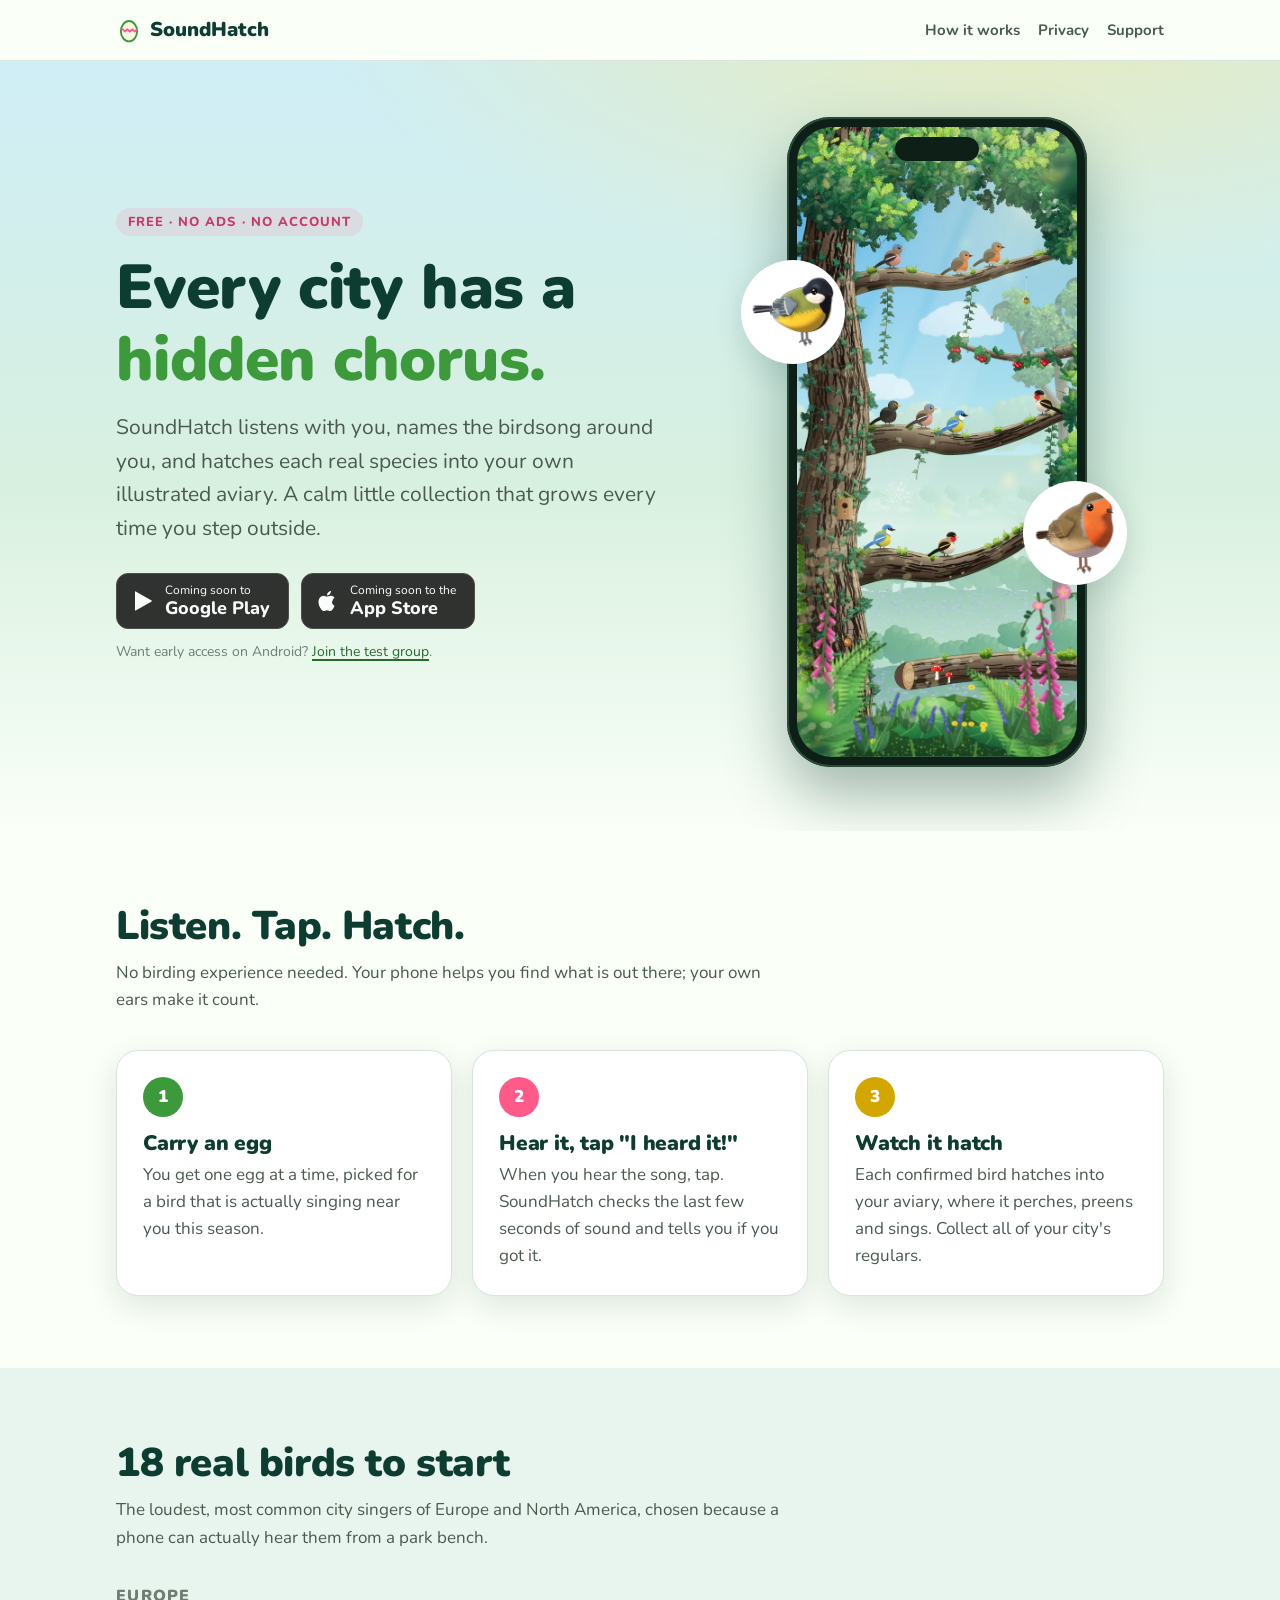
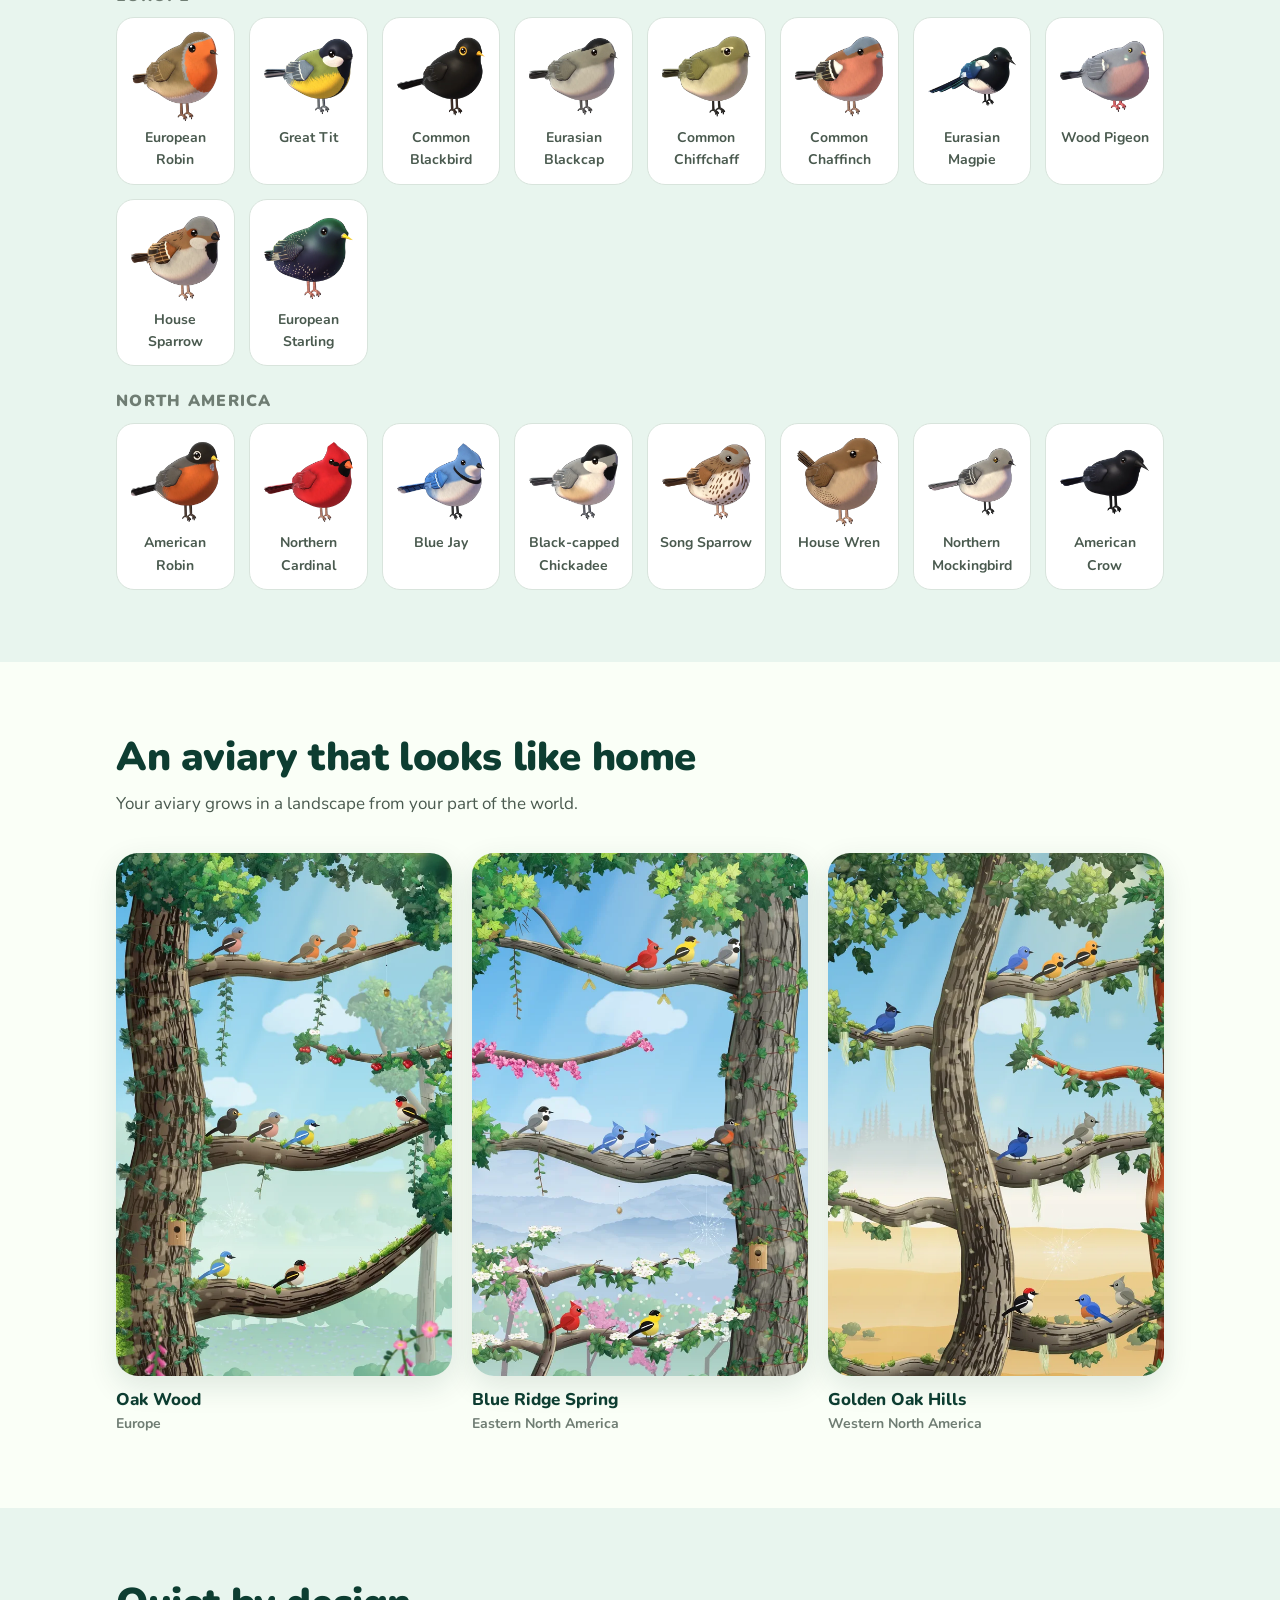
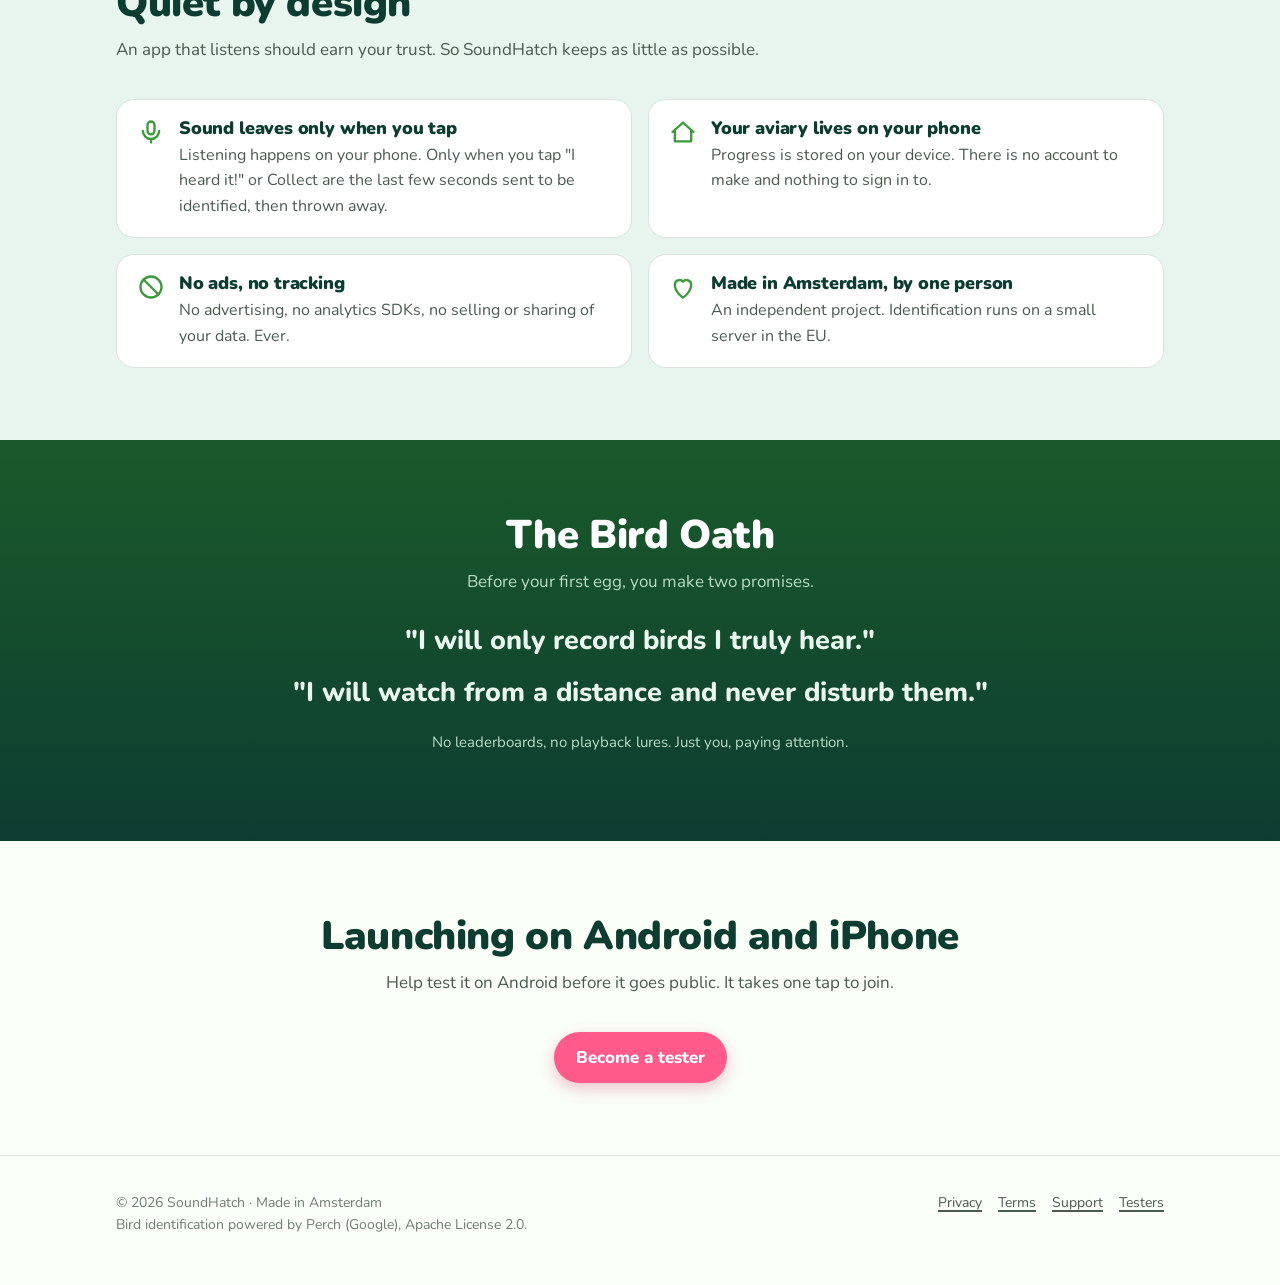
<file: index.html>
<!doctype html>
<html lang="en">
<head>
<meta charset="utf-8">
<meta name="viewport" content="width=device-width, initial-scale=1">
<title>SoundHatch: Birdsong Aviary</title>
<meta name="description" content="SoundHatch listens with you, names the birdsong around you, and hatches each real species into your own illustrated aviary. Free, no ads, no account.">
<meta property="og:title" content="SoundHatch: hatch the birds you hear">
<meta property="og:description" content="Every city has a hidden chorus. Listen, tap when you hear it, and grow an aviary of real birds.">
<meta property="og:image" content="assets/og.png">
<meta property="og:type" content="website">
<meta name="twitter:card" content="summary_large_image">
<meta name="theme-color" content="#1a5a2a">
<link rel="icon" href="assets/favicon.png">
<link rel="apple-touch-icon" href="assets/apple-touch-icon.png">
<link rel="stylesheet" href="assets/site.css">
</head>
<body>
<header class="site-header">
  <div class="wrap">
    <a class="brand" href="./">
      <svg viewBox="0 0 32 32" aria-hidden="true"><ellipse cx="16" cy="17.5" rx="10" ry="12.5" fill="#fff7e6" stroke="#3d9a3a" stroke-width="2.4"/><path d="M8 15 l3 3 3-3 3 3 3-3 3 3 2-2" fill="none" stroke="#ff5a8a" stroke-width="2.2" stroke-linecap="round" stroke-linejoin="round"/></svg>
      SoundHatch
    </a>
    <nav class="nav">
      <a class="hide-sm" href="#how">How it works</a>
      <a href="privacy.html">Privacy</a>
      <a href="support.html">Support</a>
    </nav>
  </div>
</header>

<main>
<section class="hero" style="padding:0">
  <div class="wrap">
    <div>
      <span class="eyebrow">Free · No ads · No account</span>
      <h1>Every city has a <em>hidden chorus.</em></h1>
      <p class="lede">SoundHatch listens with you, names the birdsong around you, and hatches each real species into your own illustrated aviary. A calm little collection that grows every time you step outside.</p>
      <div class="badges">
        <!-- TIM-REPLACE: swap href="#" for the Play Store URL once live:
             https://play.google.com/store/apps/details?id=net.soundhatch.app
             and use Google's official badge image (play.google.com/intl/en_us/badges/). -->
        <a class="badge" href="#" aria-disabled="true">
          <svg viewBox="0 0 24 24" aria-hidden="true"><path d="M4 2.8v18.4c0 .4.4.6.7.4l15.9-9.2c.3-.2.3-.6 0-.8L4.7 2.4c-.3-.2-.7 0-.7.4z"/></svg>
          <span>Coming soon to<b>Google Play</b></span>
        </a>
        <!-- TIM-REPLACE: swap href="#" for the App Store URL once live, and use Apple's
             official "Download on the App Store" badge (developer.apple.com/app-store/marketing/guidelines/). -->
        <a class="badge" href="#" aria-disabled="true">
          <svg viewBox="0 0 24 24" aria-hidden="true"><path d="M16.4 12.6c0-2.6 2.1-3.8 2.2-3.9-1.2-1.8-3.1-2-3.7-2-1.6-.2-3.1.9-3.9.9-.8 0-2-.9-3.4-.9-1.7 0-3.3 1-4.2 2.6-1.8 3.1-.5 7.7 1.3 10.2.8 1.2 1.8 2.6 3.1 2.5 1.2 0 1.7-.8 3.2-.8s1.9.8 3.2.8c1.3 0 2.2-1.2 3-2.4.9-1.4 1.3-2.7 1.3-2.8 0 0-2.6-1-2.6-4.2zM13.9 5c.7-.8 1.1-1.9 1-3-1 0-2.1.7-2.8 1.5-.6.7-1.2 1.8-1 2.9 1.1.1 2.1-.6 2.8-1.4z"/></svg>
          <span>Coming soon to the<b>App Store</b></span>
        </a>
      </div>
      <p class="soon">Want early access on Android? <a href="testers.html">Join the test group</a>.</p>
    </div>
    <div class="phone">
      <img class="screen" src="assets/aviary/eu.webp" alt="The SoundHatch aviary: an ivy-covered oak with robins, tits and finches on its branches, foxgloves below." width="645" height="1398">
      <img class="float-bird a" src="assets/birds/great_tit.webp" alt="" width="104" height="104">
      <img class="float-bird b" src="assets/birds/european_robin.webp" alt="" width="104" height="104">
    </div>
  </div>
</section>

<section id="how">
  <div class="wrap">
    <h2 class="section-title">Listen. Tap. Hatch.</h2>
    <p class="section-sub">No birding experience needed. Your phone helps you find what is out there; your own ears make it count.</p>
    <div class="steps">
      <div class="step"><div class="num">1</div><h3>Carry an egg</h3><p>You get one egg at a time, picked for a bird that is actually singing near you this season.</p></div>
      <div class="step"><div class="num">2</div><h3>Hear it, tap "I heard it!"</h3><p>When you hear the song, tap. SoundHatch checks the last few seconds of sound and tells you if you got it.</p></div>
      <div class="step"><div class="num">3</div><h3>Watch it hatch</h3><p>Each confirmed bird hatches into your aviary, where it perches, preens and sings. Collect all of your city's regulars.</p></div>
    </div>
  </div>
</section>

<section class="alt">
  <div class="wrap">
    <h2 class="section-title">18 real birds to start</h2>
    <p class="section-sub">The loudest, most common city singers of Europe and North America, chosen because a phone can actually hear them from a park bench.</p>
    <div class="roster-group">
      <h3>Europe</h3>
      <div class="roster">
        <div class="bird"><img src="assets/birds/european_robin.webp" alt="" loading="lazy">European Robin</div>
        <div class="bird"><img src="assets/birds/great_tit.webp" alt="" loading="lazy">Great Tit</div>
        <div class="bird"><img src="assets/birds/common_blackbird.webp" alt="" loading="lazy">Common Blackbird</div>
        <div class="bird"><img src="assets/birds/eurasian_blackcap.webp" alt="" loading="lazy">Eurasian Blackcap</div>
        <div class="bird"><img src="assets/birds/common_chiffchaff.webp" alt="" loading="lazy">Common Chiffchaff</div>
        <div class="bird"><img src="assets/birds/common_chaffinch.webp" alt="" loading="lazy">Common Chaffinch</div>
        <div class="bird"><img src="assets/birds/eurasian_magpie.webp" alt="" loading="lazy">Eurasian Magpie</div>
        <div class="bird"><img src="assets/birds/common_wood_pigeon.webp" alt="" loading="lazy">Wood Pigeon</div>
        <div class="bird"><img src="assets/birds/house_sparrow.webp" alt="" loading="lazy">House Sparrow</div>
        <div class="bird"><img src="assets/birds/european_starling.webp" alt="" loading="lazy">European Starling</div>
      </div>
    </div>
    <div class="roster-group">
      <h3>North America</h3>
      <div class="roster">
        <div class="bird"><img src="assets/birds/american_robin.webp" alt="" loading="lazy">American Robin</div>
        <div class="bird"><img src="assets/birds/northern_cardinal.webp" alt="" loading="lazy">Northern Cardinal</div>
        <div class="bird"><img src="assets/birds/blue_jay.webp" alt="" loading="lazy">Blue Jay</div>
        <div class="bird"><img src="assets/birds/black_capped_chickadee.webp" alt="" loading="lazy">Black-capped Chickadee</div>
        <div class="bird"><img src="assets/birds/song_sparrow.webp" alt="" loading="lazy">Song Sparrow</div>
        <div class="bird"><img src="assets/birds/house_wren.webp" alt="" loading="lazy">House Wren</div>
        <div class="bird"><img src="assets/birds/northern_mockingbird.webp" alt="" loading="lazy">Northern Mockingbird</div>
        <div class="bird"><img src="assets/birds/american_crow.webp" alt="" loading="lazy">American Crow</div>
      </div>
    </div>
  </div>
</section>

<section>
  <div class="wrap">
    <h2 class="section-title">An aviary that looks like home</h2>
    <p class="section-sub">Your aviary grows in a landscape from your part of the world.</p>
    <div class="aviaries">
      <figure><img src="assets/aviary/eu.webp" alt="European oak wood aviary" loading="lazy"><figcaption>Oak Wood<span>Europe</span></figcaption></figure>
      <figure><img src="assets/aviary/na_east.webp" alt="Eastern North American aviary" loading="lazy"><figcaption>Blue Ridge Spring<span>Eastern North America</span></figcaption></figure>
      <figure><img src="assets/aviary/na_west.webp" alt="Western North American aviary" loading="lazy"><figcaption>Golden Oak Hills<span>Western North America</span></figcaption></figure>
    </div>
  </div>
</section>

<section class="alt">
  <div class="wrap">
    <h2 class="section-title">Quiet by design</h2>
    <p class="section-sub">An app that listens should earn your trust. So SoundHatch keeps as little as possible.</p>
    <div class="pillars">
      <div class="pillar"><svg viewBox="0 0 24 24" fill="none" stroke="currentColor" stroke-width="2" stroke-linecap="round" stroke-linejoin="round" aria-hidden="true"><rect x="9" y="3" width="6" height="11" rx="3"/><path d="M5 11a7 7 0 0 0 14 0M12 18v3"/></svg><div><h3>Sound leaves only when you tap</h3><p>Listening happens on your phone. Only when you tap "I heard it!" or Collect are the last few seconds sent to be identified, then thrown away.</p></div></div>
      <div class="pillar"><svg viewBox="0 0 24 24" fill="none" stroke="currentColor" stroke-width="2" stroke-linecap="round" stroke-linejoin="round" aria-hidden="true"><path d="M3 12l9-8 9 8M5 10v10h14V10"/></svg><div><h3>Your aviary lives on your phone</h3><p>Progress is stored on your device. There is no account to make and nothing to sign in to.</p></div></div>
      <div class="pillar"><svg viewBox="0 0 24 24" fill="none" stroke="currentColor" stroke-width="2" stroke-linecap="round" stroke-linejoin="round" aria-hidden="true"><circle cx="12" cy="12" r="9"/><path d="M5.6 5.6l12.8 12.8"/></svg><div><h3>No ads, no tracking</h3><p>No advertising, no analytics SDKs, no selling or sharing of your data. Ever.</p></div></div>
      <div class="pillar"><svg viewBox="0 0 24 24" fill="none" stroke="currentColor" stroke-width="2" stroke-linecap="round" stroke-linejoin="round" aria-hidden="true"><path d="M12 21s-7-4.5-7-11a4 4 0 0 1 7-2.6A4 4 0 0 1 19 10c0 6.5-7 11-7 11z"/></svg><div><h3>Made in Amsterdam, by one person</h3><p>An independent project. Identification runs on a small server in the EU.</p></div></div>
    </div>
  </div>
</section>

<section class="oath">
  <div class="wrap">
    <h2 class="section-title">The Bird Oath</h2>
    <p style="margin:0;color:#b9dcc4">Before your first egg, you make two promises.</p>
    <blockquote>
      <p>"I will only record birds I truly hear."</p>
      <p>"I will watch from a distance and never disturb them."</p>
    </blockquote>
    <p class="small">No leaderboards, no playback lures. Just you, paying attention.</p>
  </div>
</section>

<section class="cta">
  <div class="wrap">
    <h2 class="section-title">Launching on Android and iPhone</h2>
    <p class="section-sub" style="margin-left:auto;margin-right:auto">Help test it on Android before it goes public. It takes one tap to join.</p>
    <a class="btn" href="testers.html">Become a tester</a>
  </div>
</section>
</main>

<footer class="site-footer">
  <div class="wrap">
    <div>© 2026 SoundHatch · Made in Amsterdam<br>Bird identification powered by Perch (Google), Apache License 2.0.</div>
    <nav><a href="privacy.html">Privacy</a><a href="terms.html">Terms</a><a href="support.html">Support</a><a href="testers.html">Testers</a></nav>
  </div>
</footer>
</body>
</html>
</file>
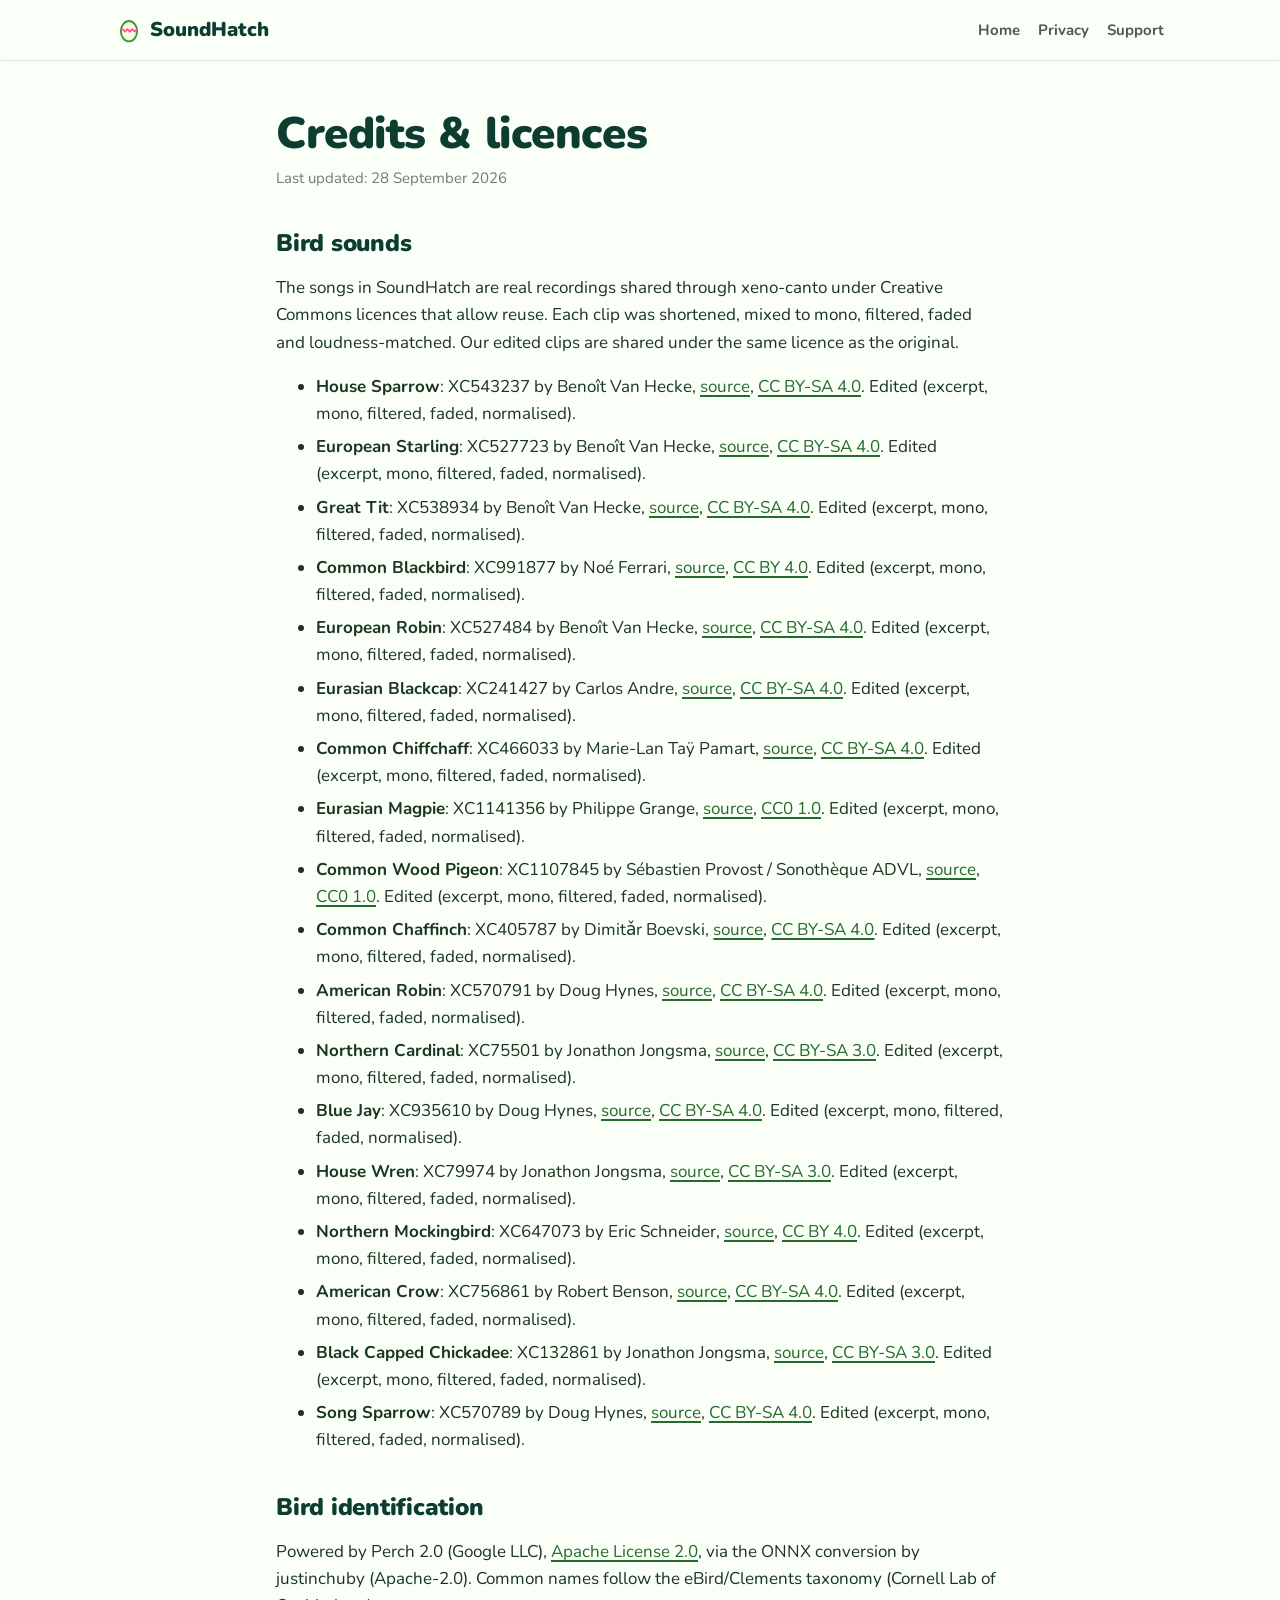
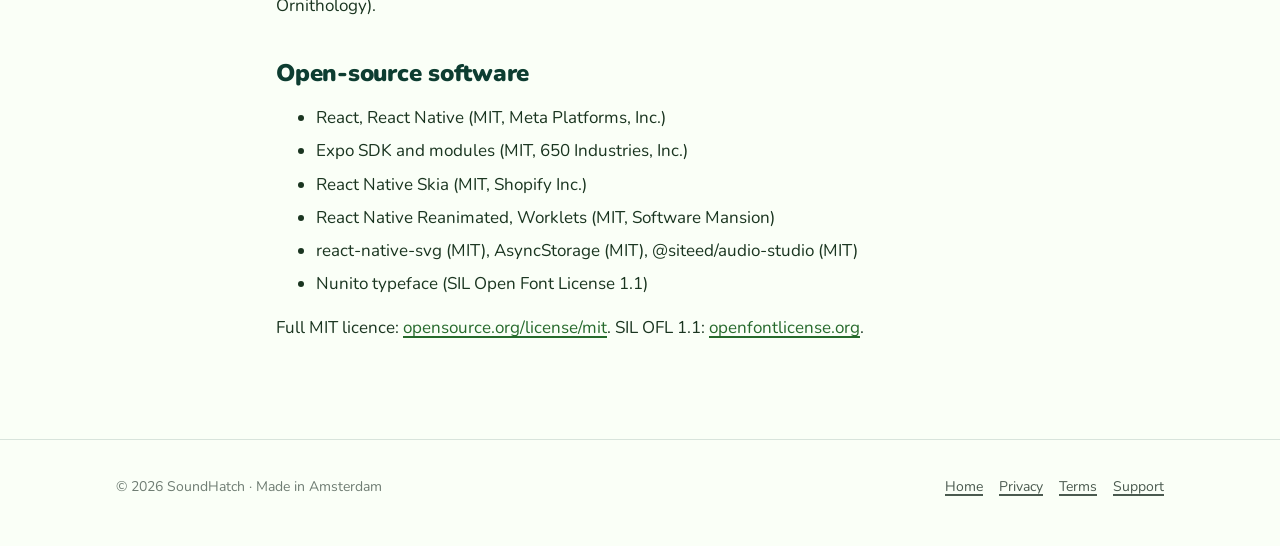
<file: licenses.html>
<!doctype html>
<html lang="en">
<head>
<meta charset="utf-8">
<meta name="viewport" content="width=device-width, initial-scale=1">
<title>SoundHatch Licences</title>
<meta name="description" content="Credits and open-source licences for the SoundHatch app.">
<meta name="theme-color" content="#1a5a2a">
<link rel="icon" href="assets/favicon.png">
<link rel="stylesheet" href="assets/site.css">
</head>
<body>
<header class="site-header">
  <div class="wrap">
    <a class="brand" href="./">
      <svg viewBox="0 0 32 32" aria-hidden="true"><ellipse cx="16" cy="17.5" rx="10" ry="12.5" fill="#fff7e6" stroke="#3d9a3a" stroke-width="2.4"/><path d="M8 15 l3 3 3-3 3 3 3-3 3 3 2-2" fill="none" stroke="#ff5a8a" stroke-width="2.2" stroke-linecap="round" stroke-linejoin="round"/></svg>
      SoundHatch
    </a>
    <nav class="nav"><a class="hide-sm" href="./">Home</a><a href="privacy.html">Privacy</a><a href="support.html">Support</a></nav>
  </div>
</header>

<main class="doc">
  <h1>Credits &amp; licences</h1>
  <p class="meta">Last updated: 28 September 2026</p>
  <h2>Bird sounds</h2>
  <p>The songs in SoundHatch are real recordings shared through xeno-canto under Creative Commons licences that allow reuse. Each clip was shortened, mixed to mono, filtered, faded and loudness-matched. Our edited clips are shared under the same licence as the original.</p>
  <ul>
  <li><strong>House Sparrow</strong>: XC543237 by Benoît Van Hecke, <a href="https://xeno-canto.org/543237">source</a>, <a href="https://creativecommons.org/licenses/by-sa/4.0/">CC BY-SA 4.0</a>. Edited (excerpt, mono, filtered, faded, normalised).</li>
<li><strong>European Starling</strong>: XC527723 by Benoît Van Hecke, <a href="https://xeno-canto.org/527723">source</a>, <a href="https://creativecommons.org/licenses/by-sa/4.0/">CC BY-SA 4.0</a>. Edited (excerpt, mono, filtered, faded, normalised).</li>
<li><strong>Great Tit</strong>: XC538934 by Benoît Van Hecke, <a href="https://xeno-canto.org/538934">source</a>, <a href="https://creativecommons.org/licenses/by-sa/4.0/">CC BY-SA 4.0</a>. Edited (excerpt, mono, filtered, faded, normalised).</li>
<li><strong>Common Blackbird</strong>: XC991877 by Noé Ferrari, <a href="https://xeno-canto.org/991877">source</a>, <a href="https://creativecommons.org/licenses/by/4.0/">CC BY 4.0</a>. Edited (excerpt, mono, filtered, faded, normalised).</li>
<li><strong>European Robin</strong>: XC527484 by Benoît Van Hecke, <a href="https://xeno-canto.org/527484">source</a>, <a href="https://creativecommons.org/licenses/by-sa/4.0/">CC BY-SA 4.0</a>. Edited (excerpt, mono, filtered, faded, normalised).</li>
<li><strong>Eurasian Blackcap</strong>: XC241427 by Carlos Andre, <a href="https://xeno-canto.org/241427">source</a>, <a href="https://creativecommons.org/licenses/by-sa/4.0/">CC BY-SA 4.0</a>. Edited (excerpt, mono, filtered, faded, normalised).</li>
<li><strong>Common Chiffchaff</strong>: XC466033 by Marie-Lan Taÿ Pamart, <a href="https://xeno-canto.org/466033">source</a>, <a href="https://creativecommons.org/licenses/by-sa/4.0/">CC BY-SA 4.0</a>. Edited (excerpt, mono, filtered, faded, normalised).</li>
<li><strong>Eurasian Magpie</strong>: XC1141356 by Philippe Grange, <a href="https://xeno-canto.org/1141356">source</a>, <a href="https://creativecommons.org/publicdomain/zero/1.0/">CC0 1.0</a>. Edited (excerpt, mono, filtered, faded, normalised).</li>
<li><strong>Common Wood Pigeon</strong>: XC1107845 by Sébastien Provost / Sonothèque ADVL, <a href="https://xeno-canto.org/1107845">source</a>, <a href="https://creativecommons.org/publicdomain/zero/1.0/">CC0 1.0</a>. Edited (excerpt, mono, filtered, faded, normalised).</li>
<li><strong>Common Chaffinch</strong>: XC405787 by Dimitǎr Boevski, <a href="https://xeno-canto.org/405787">source</a>, <a href="https://creativecommons.org/licenses/by-sa/4.0/">CC BY-SA 4.0</a>. Edited (excerpt, mono, filtered, faded, normalised).</li>
<li><strong>American Robin</strong>: XC570791 by Doug Hynes, <a href="https://xeno-canto.org/570791">source</a>, <a href="https://creativecommons.org/licenses/by-sa/4.0/">CC BY-SA 4.0</a>. Edited (excerpt, mono, filtered, faded, normalised).</li>
<li><strong>Northern Cardinal</strong>: XC75501 by Jonathon Jongsma, <a href="https://xeno-canto.org/75501">source</a>, <a href="https://creativecommons.org/licenses/by-sa/3.0/">CC BY-SA 3.0</a>. Edited (excerpt, mono, filtered, faded, normalised).</li>
<li><strong>Blue Jay</strong>: XC935610 by Doug Hynes, <a href="https://xeno-canto.org/935610">source</a>, <a href="https://creativecommons.org/licenses/by-sa/4.0/">CC BY-SA 4.0</a>. Edited (excerpt, mono, filtered, faded, normalised).</li>
<li><strong>House Wren</strong>: XC79974 by Jonathon Jongsma, <a href="https://xeno-canto.org/79974">source</a>, <a href="https://creativecommons.org/licenses/by-sa/3.0/">CC BY-SA 3.0</a>. Edited (excerpt, mono, filtered, faded, normalised).</li>
<li><strong>Northern Mockingbird</strong>: XC647073 by Eric Schneider, <a href="https://xeno-canto.org/647073">source</a>, <a href="https://creativecommons.org/licenses/by/4.0/">CC BY 4.0</a>. Edited (excerpt, mono, filtered, faded, normalised).</li>
<li><strong>American Crow</strong>: XC756861 by Robert Benson, <a href="https://xeno-canto.org/756861">source</a>, <a href="https://creativecommons.org/licenses/by-sa/4.0/">CC BY-SA 4.0</a>. Edited (excerpt, mono, filtered, faded, normalised).</li>
<li><strong>Black Capped Chickadee</strong>: XC132861 by Jonathon Jongsma, <a href="https://xeno-canto.org/132861">source</a>, <a href="https://creativecommons.org/licenses/by-sa/3.0/">CC BY-SA 3.0</a>. Edited (excerpt, mono, filtered, faded, normalised).</li>
<li><strong>Song Sparrow</strong>: XC570789 by Doug Hynes, <a href="https://xeno-canto.org/570789">source</a>, <a href="https://creativecommons.org/licenses/by-sa/4.0/">CC BY-SA 4.0</a>. Edited (excerpt, mono, filtered, faded, normalised).</li>
  </ul>
  <h2>Bird identification</h2>
  <p>Powered by Perch 2.0 (Google LLC), <a href="https://www.apache.org/licenses/LICENSE-2.0">Apache License 2.0</a>, via the ONNX conversion by justinchuby (Apache-2.0). Common names follow the eBird/Clements taxonomy (Cornell Lab of Ornithology).</p>
  <h2>Open-source software</h2>
  <ul>
    <li>React, React Native (MIT, Meta Platforms, Inc.)</li>
    <li>Expo SDK and modules (MIT, 650 Industries, Inc.)</li>
    <li>React Native Skia (MIT, Shopify Inc.)</li>
    <li>React Native Reanimated, Worklets (MIT, Software Mansion)</li>
    <li>react-native-svg (MIT), AsyncStorage (MIT), @siteed/audio-studio (MIT)</li>
    <li>Nunito typeface (SIL Open Font License 1.1)</li>
  </ul>
  <p>Full MIT licence: <a href="https://opensource.org/license/mit">opensource.org/license/mit</a>. SIL OFL 1.1: <a href="https://openfontlicense.org">openfontlicense.org</a>.</p>
</main>

<footer class="site-footer">
  <div class="wrap">
    <div>© 2026 SoundHatch · Made in Amsterdam</div>
    <nav><a href="./">Home</a><a href="privacy.html">Privacy</a><a href="terms.html">Terms</a><a href="support.html">Support</a></nav>
  </div>
</footer>
</body>
</html>
</file>
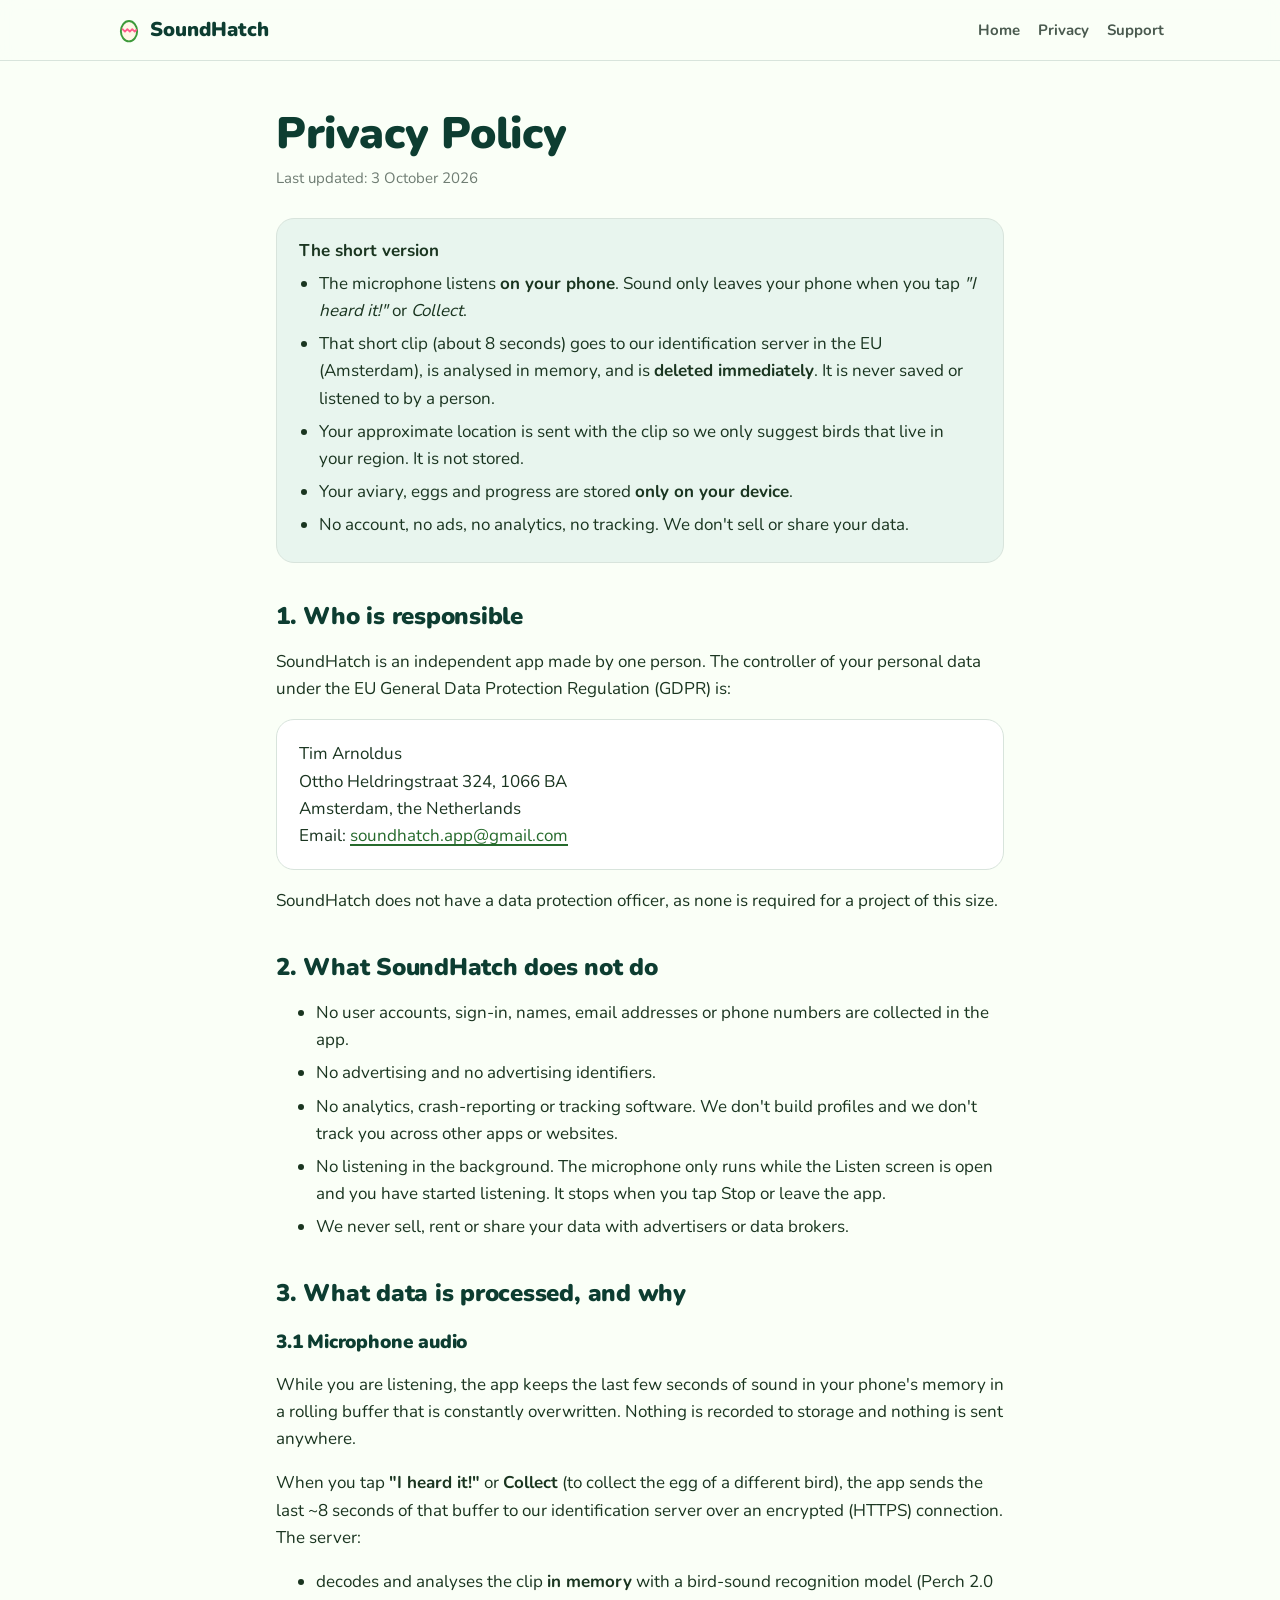
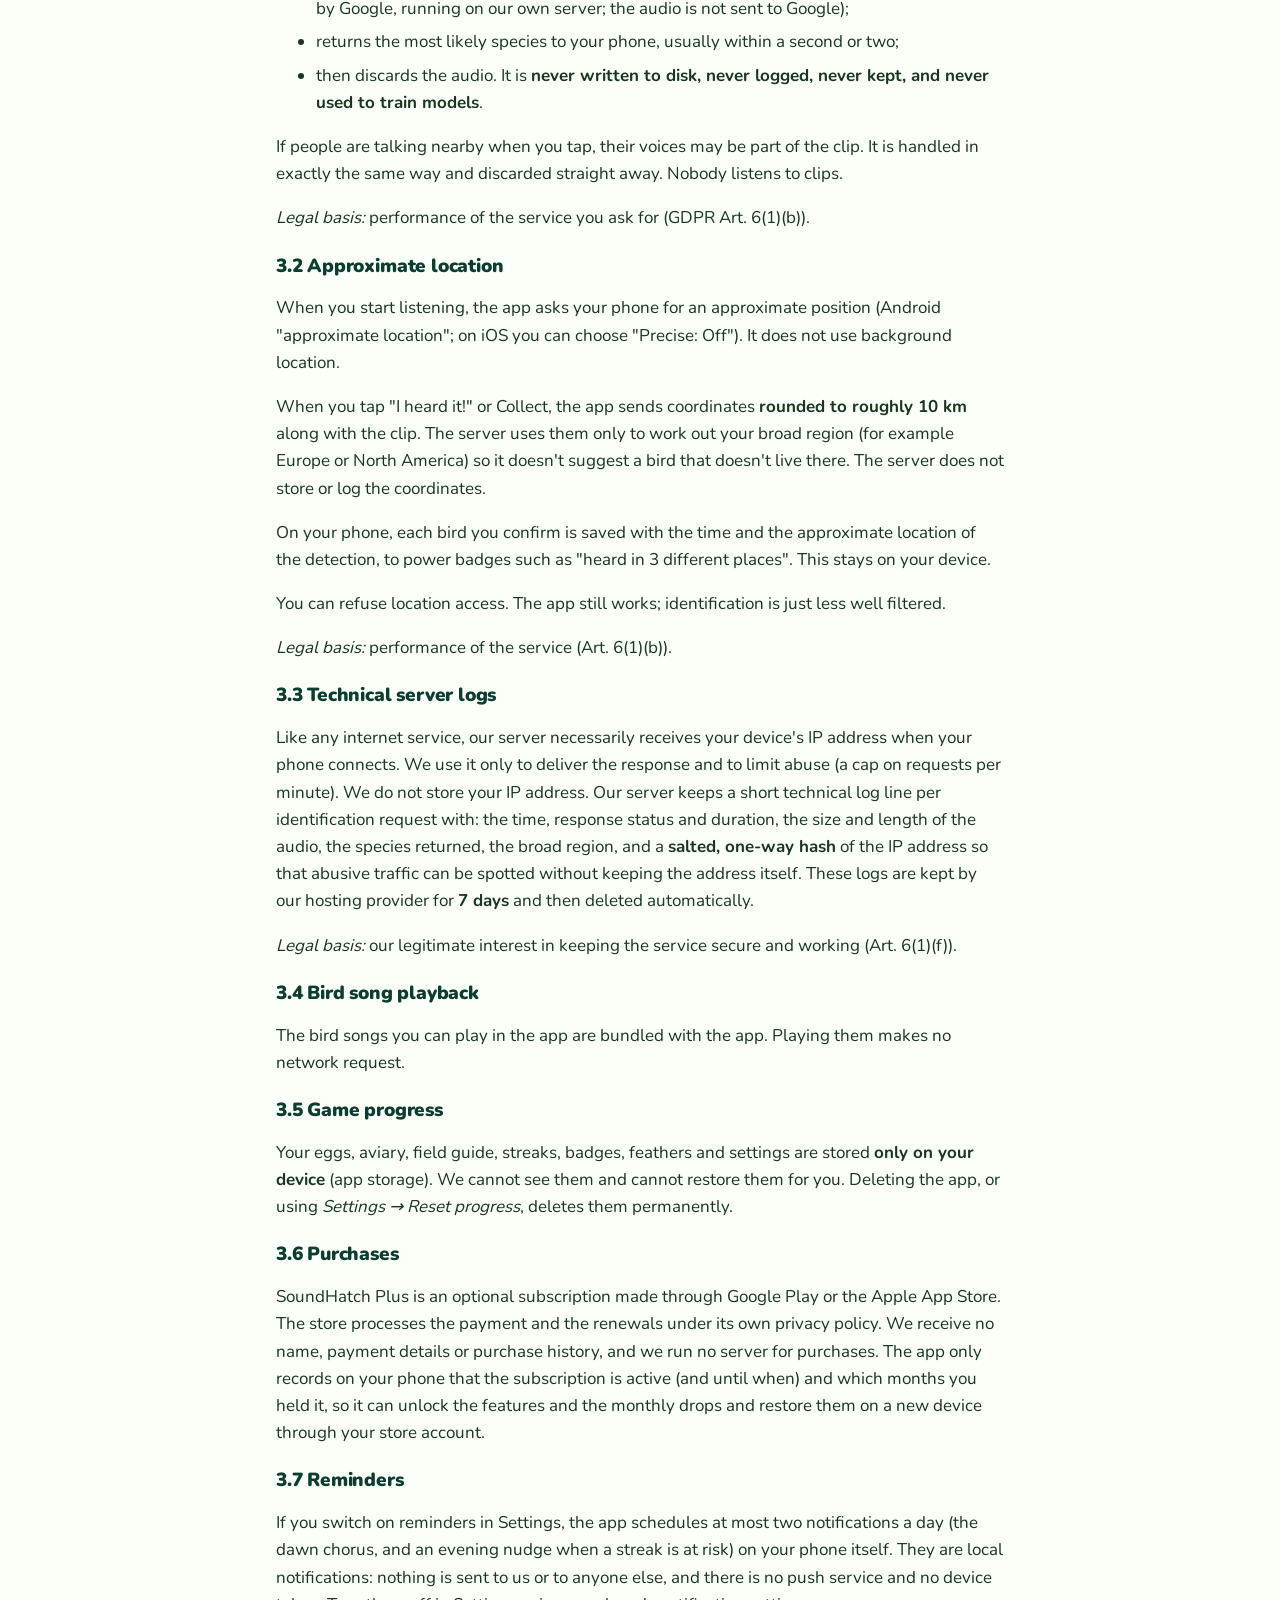
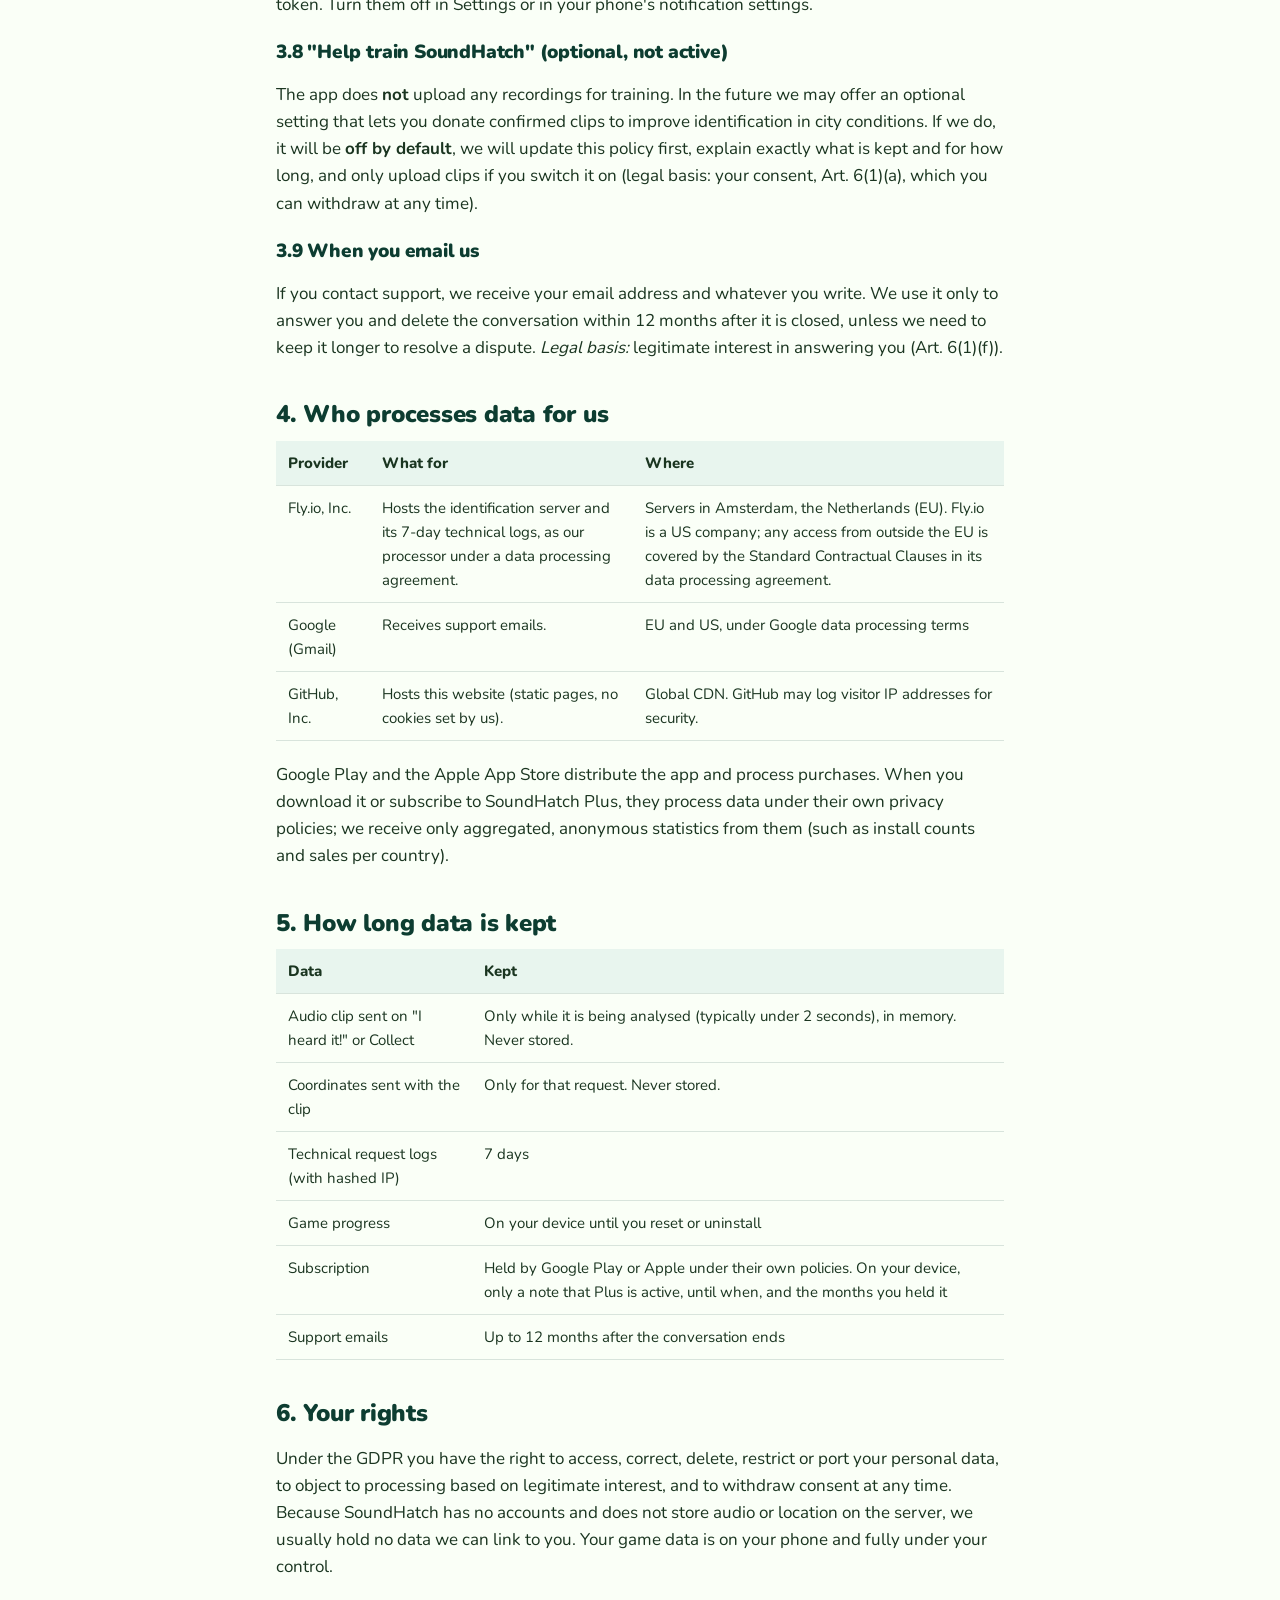
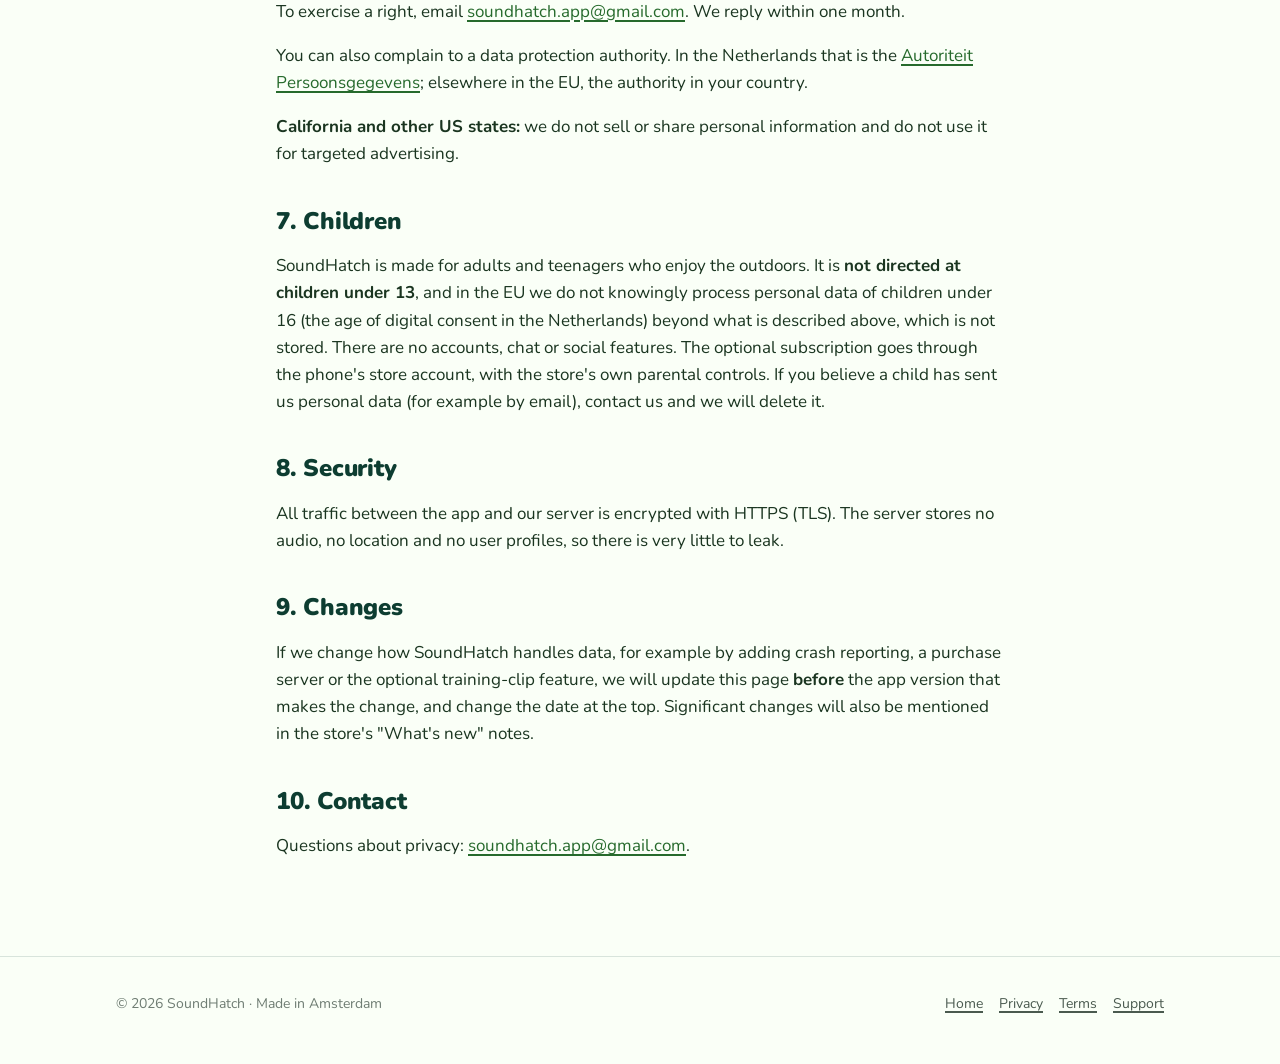
<file: privacy.html>
<!doctype html>
<html lang="en">
<head>
<meta charset="utf-8">
<meta name="viewport" content="width=device-width, initial-scale=1">
<title>SoundHatch Privacy Policy</title>
<meta name="description" content="How SoundHatch handles microphone audio, location and your game progress.">
<meta name="theme-color" content="#1a5a2a">
<link rel="icon" href="assets/favicon.png">
<link rel="stylesheet" href="assets/site.css">
</head>
<body>
<header class="site-header">
  <div class="wrap">
    <a class="brand" href="./">
      <svg viewBox="0 0 32 32" aria-hidden="true"><ellipse cx="16" cy="17.5" rx="10" ry="12.5" fill="#fff7e6" stroke="#3d9a3a" stroke-width="2.4"/><path d="M8 15 l3 3 3-3 3 3 3-3 3 3 2-2" fill="none" stroke="#ff5a8a" stroke-width="2.2" stroke-linecap="round" stroke-linejoin="round"/></svg>
      SoundHatch
    </a>
    <nav class="nav"><a class="hide-sm" href="./">Home</a><a href="privacy.html">Privacy</a><a href="support.html">Support</a></nav>
  </div>
</header>

<!--
  MAINTAINER NOTES (not rendered)
  - Every placeholder is marked class="tim" and the word TIM-REPLACE. grep -n TIM-REPLACE site/*.html before publishing.
  - This text describes the app as built (docs/store-compliance.md has the same facts and the store forms):
    no analytics, no crash reporting, no ads SDKs, no accounts, corpus upload not implemented, coordinates rounded
    to 1 decimal before sending, songs bundled, reminders are local notifications only, purchases go through the
    stores with no receipt server. If you add ANY of these (Sentry, Firebase, PostHog, RevenueCat or another receipt
    service, push notifications, the training-clip upload), update sections 3, 5, 6 and 7 here AND the Play Data
    safety form AND the App Store privacy labels (docs/store-compliance.md) BEFORE the release that ships it.
-->

<main class="doc">
  <h1>Privacy Policy</h1>
  <p class="meta">Last updated: 3 October 2026</p>

  <div class="summary">
    <strong>The short version</strong>
    <ul>
      <li>The microphone listens <strong>on your phone</strong>. Sound only leaves your phone when you tap <em>"I heard it!"</em> or <em>Collect</em>.</li>
      <li>That short clip (about 8 seconds) goes to our identification server in the EU (Amsterdam), is analysed in memory, and is <strong>deleted immediately</strong>. It is never saved or listened to by a person.</li>
      <li>Your approximate location is sent with the clip so we only suggest birds that live in your region. It is not stored.</li>
      <li>Your aviary, eggs and progress are stored <strong>only on your device</strong>.</li>
      <li>No account, no ads, no analytics, no tracking. We don't sell or share your data.</li>
    </ul>
  </div>

  <h2>1. Who is responsible</h2>
  <p>SoundHatch is an independent app made by one person. The controller of your personal data under the EU General Data Protection Regulation (GDPR) is:</p>
  <p class="card">
    Tim Arnoldus<br>
    Ottho Heldringstraat 324, 1066 BA<br>
    Amsterdam, the Netherlands<br>
    Email: <a href="mailto:soundhatch.app@gmail.com">soundhatch.app@gmail.com</a>
  </p>
  <p>SoundHatch does not have a data protection officer, as none is required for a project of this size.</p>

  <h2>2. What SoundHatch does not do</h2>
  <ul>
    <li>No user accounts, sign-in, names, email addresses or phone numbers are collected in the app.</li>
    <li>No advertising and no advertising identifiers.</li>
    <li>No analytics, crash-reporting or tracking software. We don't build profiles and we don't track you across other apps or websites.</li>
    <li>No listening in the background. The microphone only runs while the Listen screen is open and you have started listening. It stops when you tap Stop or leave the app.</li>
    <li>We never sell, rent or share your data with advertisers or data brokers.</li>
  </ul>

  <h2>3. What data is processed, and why</h2>

  <h3>3.1 Microphone audio</h3>
  <p>While you are listening, the app keeps the last few seconds of sound in your phone's memory in a rolling buffer that is constantly overwritten. Nothing is recorded to storage and nothing is sent anywhere.</p>
  <p>When you tap <strong>"I heard it!"</strong> or <strong>Collect</strong> (to collect the egg of a different bird), the app sends the last ~8 seconds of that buffer to our identification server over an encrypted (HTTPS) connection. The server:</p>
  <ul>
    <li>decodes and analyses the clip <strong>in memory</strong> with a bird-sound recognition model (Perch 2.0 by Google, running on our own server; the audio is not sent to Google);</li>
    <li>returns the most likely species to your phone, usually within a second or two;</li>
    <li>then discards the audio. It is <strong>never written to disk, never logged, never kept, and never used to train models</strong>.</li>
  </ul>
  <p>If people are talking nearby when you tap, their voices may be part of the clip. It is handled in exactly the same way and discarded straight away. Nobody listens to clips.</p>
  <p><em>Legal basis:</em> performance of the service you ask for (GDPR Art. 6(1)(b)).</p>

  <h3>3.2 Approximate location</h3>
  <p>When you start listening, the app asks your phone for an approximate position (Android "approximate location"; on iOS you can choose "Precise: Off"). It does not use background location.</p>
  <p>When you tap "I heard it!" or Collect, the app sends coordinates <strong>rounded to roughly 10 km</strong> along with the clip.
  The server uses them only to work out your broad region (for example Europe or North America) so it doesn't suggest a bird that doesn't live there. The server does not store or log the coordinates.</p>
  <p>On your phone, each bird you confirm is saved with the time and the approximate location of the detection, to power badges such as "heard in 3 different places". This stays on your device.</p>
  <p>You can refuse location access. The app still works; identification is just less well filtered.</p>
  <p><em>Legal basis:</em> performance of the service (Art. 6(1)(b)).</p>

  <h3>3.3 Technical server logs</h3>
  <p>Like any internet service, our server necessarily receives your device's IP address when your phone connects. We use it only to deliver the response and to limit abuse (a cap on requests per minute). We do not store your IP address. Our server keeps a short technical log line per identification request with: the time, response status and duration, the size and length of the audio, the species returned, the broad region, and a <strong>salted, one-way hash</strong> of the IP address so that abusive traffic can be spotted without keeping the address itself. These logs are kept by our hosting provider for <strong>7 days</strong> and then deleted automatically.</p>
  <p><em>Legal basis:</em> our legitimate interest in keeping the service secure and working (Art. 6(1)(f)).</p>

  <h3>3.4 Bird song playback</h3>
  <p>The bird songs you can play in the app are bundled with the app. Playing them makes no network request.</p>

  <h3>3.5 Game progress</h3>
  <p>Your eggs, aviary, field guide, streaks, badges, feathers and settings are stored <strong>only on your device</strong> (app storage). We cannot see them and cannot restore them for you. Deleting the app, or using <em>Settings → Reset progress</em>, deletes them permanently.</p>

  <h3>3.6 Purchases</h3>
  <p>SoundHatch Plus is an optional subscription made through Google Play or the Apple App Store. The store processes the payment and the renewals under its own privacy policy. We receive no name, payment details or purchase history, and we run no server for purchases. The app only records on your phone that the subscription is active (and until when) and which months you held it, so it can unlock the features and the monthly drops and restore them on a new device through your store account.</p>

  <h3>3.7 Reminders</h3>
  <p>If you switch on reminders in Settings, the app schedules at most two notifications a day (the dawn chorus, and an evening nudge when a streak is at risk) on your phone itself. They are local notifications: nothing is sent to us or to anyone else, and there is no push service and no device token. Turn them off in Settings or in your phone's notification settings.</p>

  <h3>3.8 "Help train SoundHatch" (optional, not active)</h3>
  <p>The app does <strong>not</strong> upload any recordings for training. In the future we may offer an optional setting that lets you donate confirmed clips to improve identification in city conditions. If we do, it will be <strong>off by default</strong>, we will update this policy first, explain exactly what is kept and for how long, and only upload clips if you switch it on (legal basis: your consent, Art. 6(1)(a), which you can withdraw at any time).</p>

  <h3>3.9 When you email us</h3>
  <p>If you contact support, we receive your email address and whatever you write. We use it only to answer you and delete the conversation within 12 months after it is closed, unless we need to keep it longer to resolve a dispute. <em>Legal basis:</em> legitimate interest in answering you (Art. 6(1)(f)).</p>

  <h2>4. Who processes data for us</h2>
  <table>
    <tr><th>Provider</th><th>What for</th><th>Where</th></tr>
    <tr><td>Fly.io, Inc.</td><td>Hosts the identification server and its 7-day technical logs, as our processor under a data processing agreement.</td><td>Servers in Amsterdam, the Netherlands (EU). Fly.io is a US company; any access from outside the EU is covered by the Standard Contractual Clauses in its data processing agreement.</td></tr>
    <tr><td>Google (Gmail)</td><td>Receives support emails.</td><td>EU and US, under Google data processing terms</td></tr>
    <tr><td>GitHub, Inc.</td><td>Hosts this website (static pages, no cookies set by us).</td><td>Global CDN. GitHub may log visitor IP addresses for security.</td></tr>
  </table>
  <p>Google Play and the Apple App Store distribute the app and process purchases. When you download it or subscribe to SoundHatch Plus, they process data under their own privacy policies; we receive only aggregated, anonymous statistics from them (such as install counts and sales per country).</p>

  <h2>5. How long data is kept</h2>
  <table>
    <tr><th>Data</th><th>Kept</th></tr>
    <tr><td>Audio clip sent on "I heard it!" or Collect</td><td>Only while it is being analysed (typically under 2 seconds), in memory. Never stored.</td></tr>
    <tr><td>Coordinates sent with the clip</td><td>Only for that request. Never stored.</td></tr>
    <tr><td>Technical request logs (with hashed IP)</td><td>7 days</td></tr>
    <tr><td>Game progress</td><td>On your device until you reset or uninstall</td></tr>
    <tr><td>Subscription</td><td>Held by Google Play or Apple under their own policies. On your device, only a note that Plus is active, until when, and the months you held it</td></tr>
    <tr><td>Support emails</td><td>Up to 12 months after the conversation ends</td></tr>
  </table>

  <h2>6. Your rights</h2>
  <p>Under the GDPR you have the right to access, correct, delete, restrict or port your personal data, to object to processing based on legitimate interest, and to withdraw consent at any time. Because SoundHatch has no accounts and does not store audio or location on the server, we usually hold no data we can link to you. Your game data is on your phone and fully under your control.</p>
  <p>To exercise a right, email <a href="mailto:soundhatch.app@gmail.com">soundhatch.app@gmail.com</a>. We reply within one month.</p>
  <p>You can also complain to a data protection authority. In the Netherlands that is the <a href="https://autoriteitpersoonsgegevens.nl">Autoriteit Persoonsgegevens</a>; elsewhere in the EU, the authority in your country.</p>
  <p><strong>California and other US states:</strong> we do not sell or share personal information and do not use it for targeted advertising.</p>

  <h2>7. Children</h2>
  <p>SoundHatch is made for adults and teenagers who enjoy the outdoors. It is <strong>not directed at children under 13</strong>, and in the EU we do not knowingly process personal data of children under 16 (the age of digital consent in the Netherlands) beyond what is described above, which is not stored. There are no accounts, chat or social features. The optional subscription goes through the phone's store account, with the store's own parental controls. If you believe a child has sent us personal data (for example by email), contact us and we will delete it.</p>

  <h2>8. Security</h2>
  <p>All traffic between the app and our server is encrypted with HTTPS (TLS). The server stores no audio, no location and no user profiles, so there is very little to leak.</p>

  <h2>9. Changes</h2>
  <p>If we change how SoundHatch handles data, for example by adding crash reporting, a purchase server or the optional training-clip feature, we will update this page <strong>before</strong> the app version that makes the change, and change the date at the top. Significant changes will also be mentioned in the store's "What's new" notes.</p>

  <h2>10. Contact</h2>
  <p>Questions about privacy: <a href="mailto:soundhatch.app@gmail.com">soundhatch.app@gmail.com</a>.</p>
</main>

<footer class="site-footer">
  <div class="wrap">
    <div>© 2026 SoundHatch · Made in Amsterdam</div>
    <nav><a href="./">Home</a><a href="privacy.html">Privacy</a><a href="terms.html">Terms</a><a href="support.html">Support</a></nav>
  </div>
</footer>
</body>
</html>
</file>
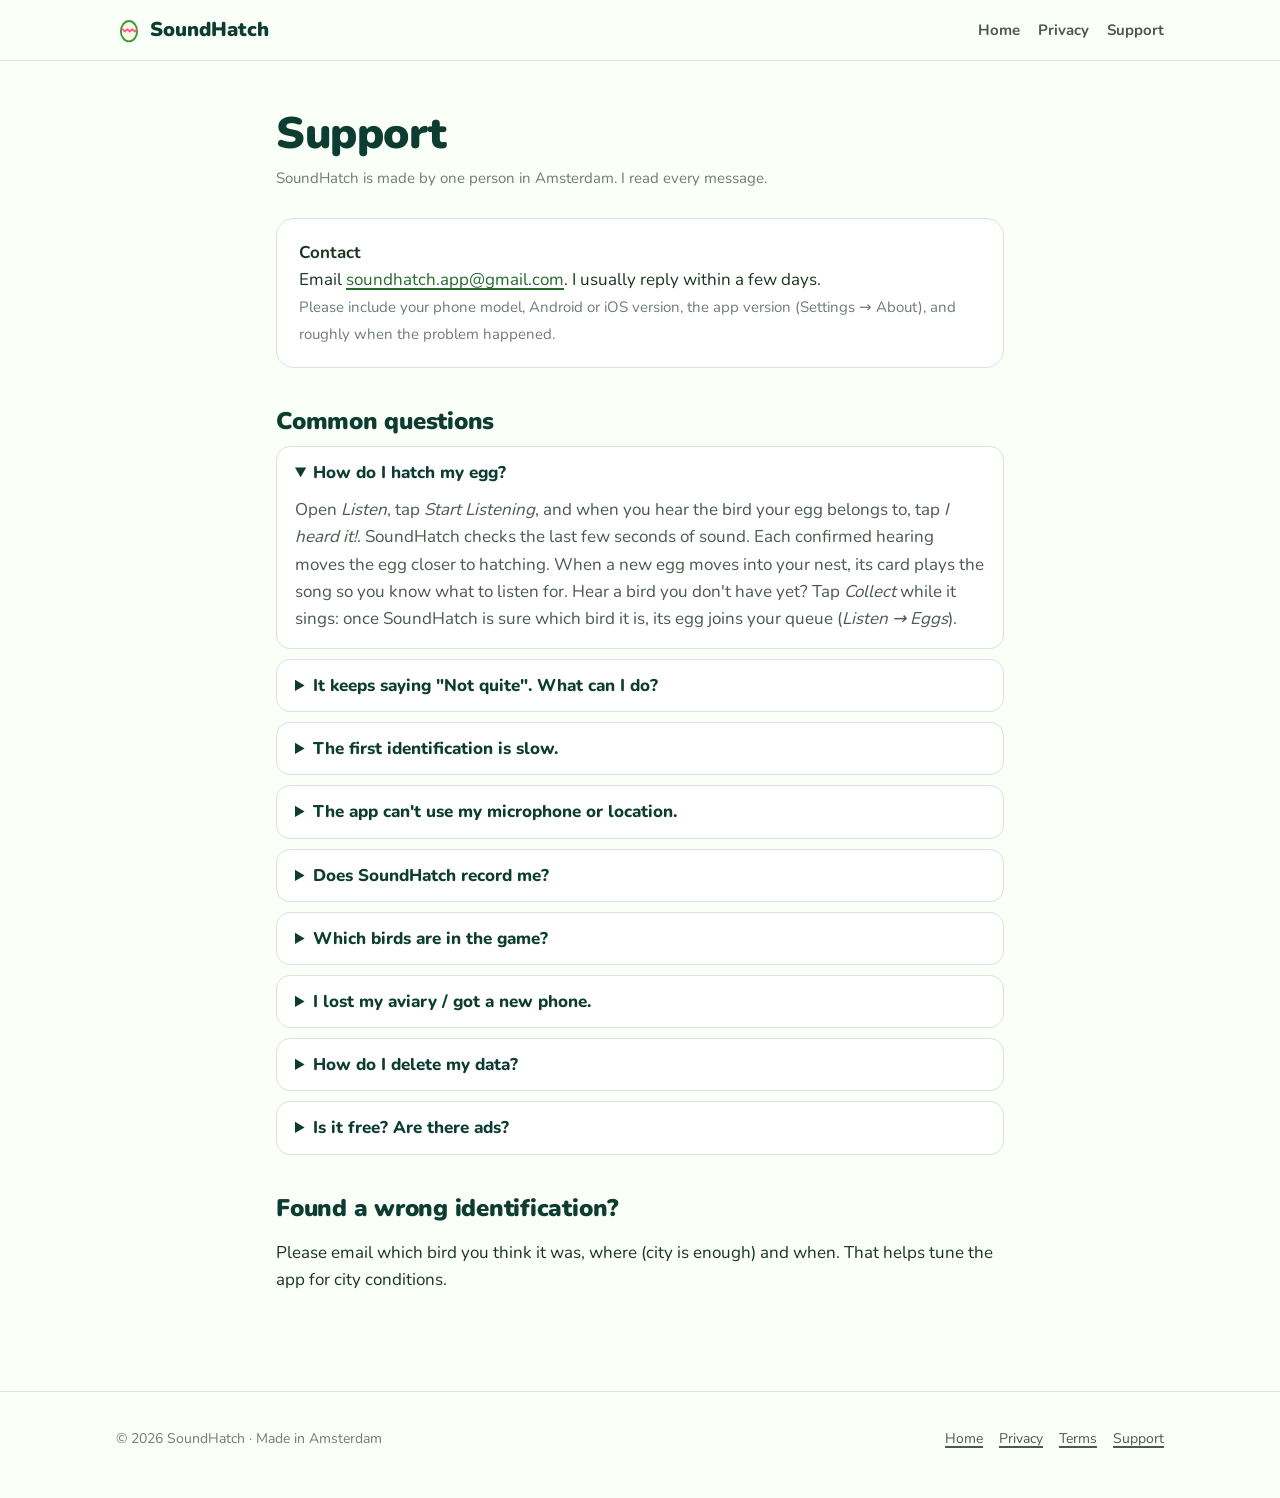
<file: support.html>
<!doctype html>
<html lang="en">
<head>
<meta charset="utf-8">
<meta name="viewport" content="width=device-width, initial-scale=1">
<title>SoundHatch Support</title>
<meta name="description" content="Help with SoundHatch: permissions, identification, progress and contact.">
<meta name="theme-color" content="#1a5a2a">
<link rel="icon" href="assets/favicon.png">
<link rel="stylesheet" href="assets/site.css">
</head>
<body>
<header class="site-header">
  <div class="wrap">
    <a class="brand" href="./">
      <svg viewBox="0 0 32 32" aria-hidden="true"><ellipse cx="16" cy="17.5" rx="10" ry="12.5" fill="#fff7e6" stroke="#3d9a3a" stroke-width="2.4"/><path d="M8 15 l3 3 3-3 3 3 3-3 3 3 2-2" fill="none" stroke="#ff5a8a" stroke-width="2.2" stroke-linecap="round" stroke-linejoin="round"/></svg>
      SoundHatch
    </a>
    <nav class="nav"><a class="hide-sm" href="./">Home</a><a href="privacy.html">Privacy</a><a href="support.html">Support</a></nav>
  </div>
</header>

<main class="doc">
  <h1>Support</h1>
  <p class="meta">SoundHatch is made by one person in Amsterdam. I read every message.</p>

  <div class="card">
    <strong>Contact</strong><br>
    Email <a href="mailto:soundhatch.app@gmail.com">soundhatch.app@gmail.com</a>. I usually reply within a few days.<br>
    <span style="color:var(--ink-muted);font-size:15px">Please include your phone model, Android or iOS version, the app version (Settings → About), and roughly when the problem happened.</span>
  </div>

  <h2>Common questions</h2>

  <details open>
    <summary>How do I hatch my egg?</summary>
    <p>Open <em>Listen</em>, tap <em>Start Listening</em>, and when you hear the bird your egg belongs to, tap <em>I heard it!</em>. SoundHatch checks the last few seconds of sound. Each confirmed hearing moves the egg closer to hatching. When a new egg moves into your nest, its card plays the song so you know what to listen for. Hear a bird you don't have yet? Tap <em>Collect</em> while it sings: once SoundHatch is sure which bird it is, its egg joins your queue (<em>Listen → Eggs</em>).</p>
  </details>
  <details>
    <summary>It keeps saying "Not quite". What can I do?</summary>
    <p>Get a little closer (without disturbing the bird), point the bottom of your phone towards the song, and tap while it is singing or right after. Wind, traffic and people talking make it harder. Dawn and early morning in spring are the best times by far. In autumn and winter many birds sing less, so give it time.</p>
  </details>
  <details>
    <summary>The first identification is slow.</summary>
    <p>If nobody has used the server for a while it needs a few seconds to wake up. The next tries are fast.</p>
  </details>
  <details>
    <summary>The app can't use my microphone or location.</summary>
    <p>Android: Settings → Apps → SoundHatch → Permissions. iPhone: Settings → Privacy &amp; Security → Microphone (or Location Services) → SoundHatch. Location is optional; the microphone is needed to listen.</p>
  </details>
  <details>
    <summary>Does SoundHatch record me?</summary>
    <p>No. Listening happens on your phone in a short rolling buffer that is constantly overwritten. Only when you tap "I heard it!" or Collect are the last ~8 seconds sent for identification; the clip is analysed in memory and deleted immediately. Details in the <a href="privacy.html">privacy policy</a>.</p>
  </details>
  <details>
    <summary>Which birds are in the game?</summary>
    <p>18 common, loud city birds: 10 for Europe and 8 for North America (House Sparrow and European Starling appear in both). More regions are planned.</p>
  </details>
  <details>
    <summary>I lost my aviary / got a new phone.</summary>
    <p>Progress is stored only on your device, with no account, so it can't be restored or moved at the moment. Cloud backup is on the wish list.</p>
  </details>
  <details>
    <summary>How do I delete my data?</summary>
    <p>Everything SoundHatch keeps about you is on your phone: use Settings → Reset progress, or uninstall the app. Our server doesn't store audio or location. See the <a href="privacy.html">privacy policy</a> for the full picture.</p>
  </details>
  <details>
    <summary>Is it free? Are there ads?</summary>
    <p>Free, with no ads and no tracking. SoundHatch Plus is an optional subscription (€0.99 a month or €7.99 a year) for the extras and a new drop each month; listening, hatching every bird, streaks and awards stay free.</p>
  </details>

  <h2>Found a wrong identification?</h2>
  <p>Please email which bird you think it was, where (city is enough) and when. That helps tune the app for city conditions.</p>
</main>

<footer class="site-footer">
  <div class="wrap">
    <div>© 2026 SoundHatch · Made in Amsterdam</div>
    <nav><a href="./">Home</a><a href="privacy.html">Privacy</a><a href="terms.html">Terms</a><a href="support.html">Support</a></nav>
  </div>
</footer>
</body>
</html>
</file>
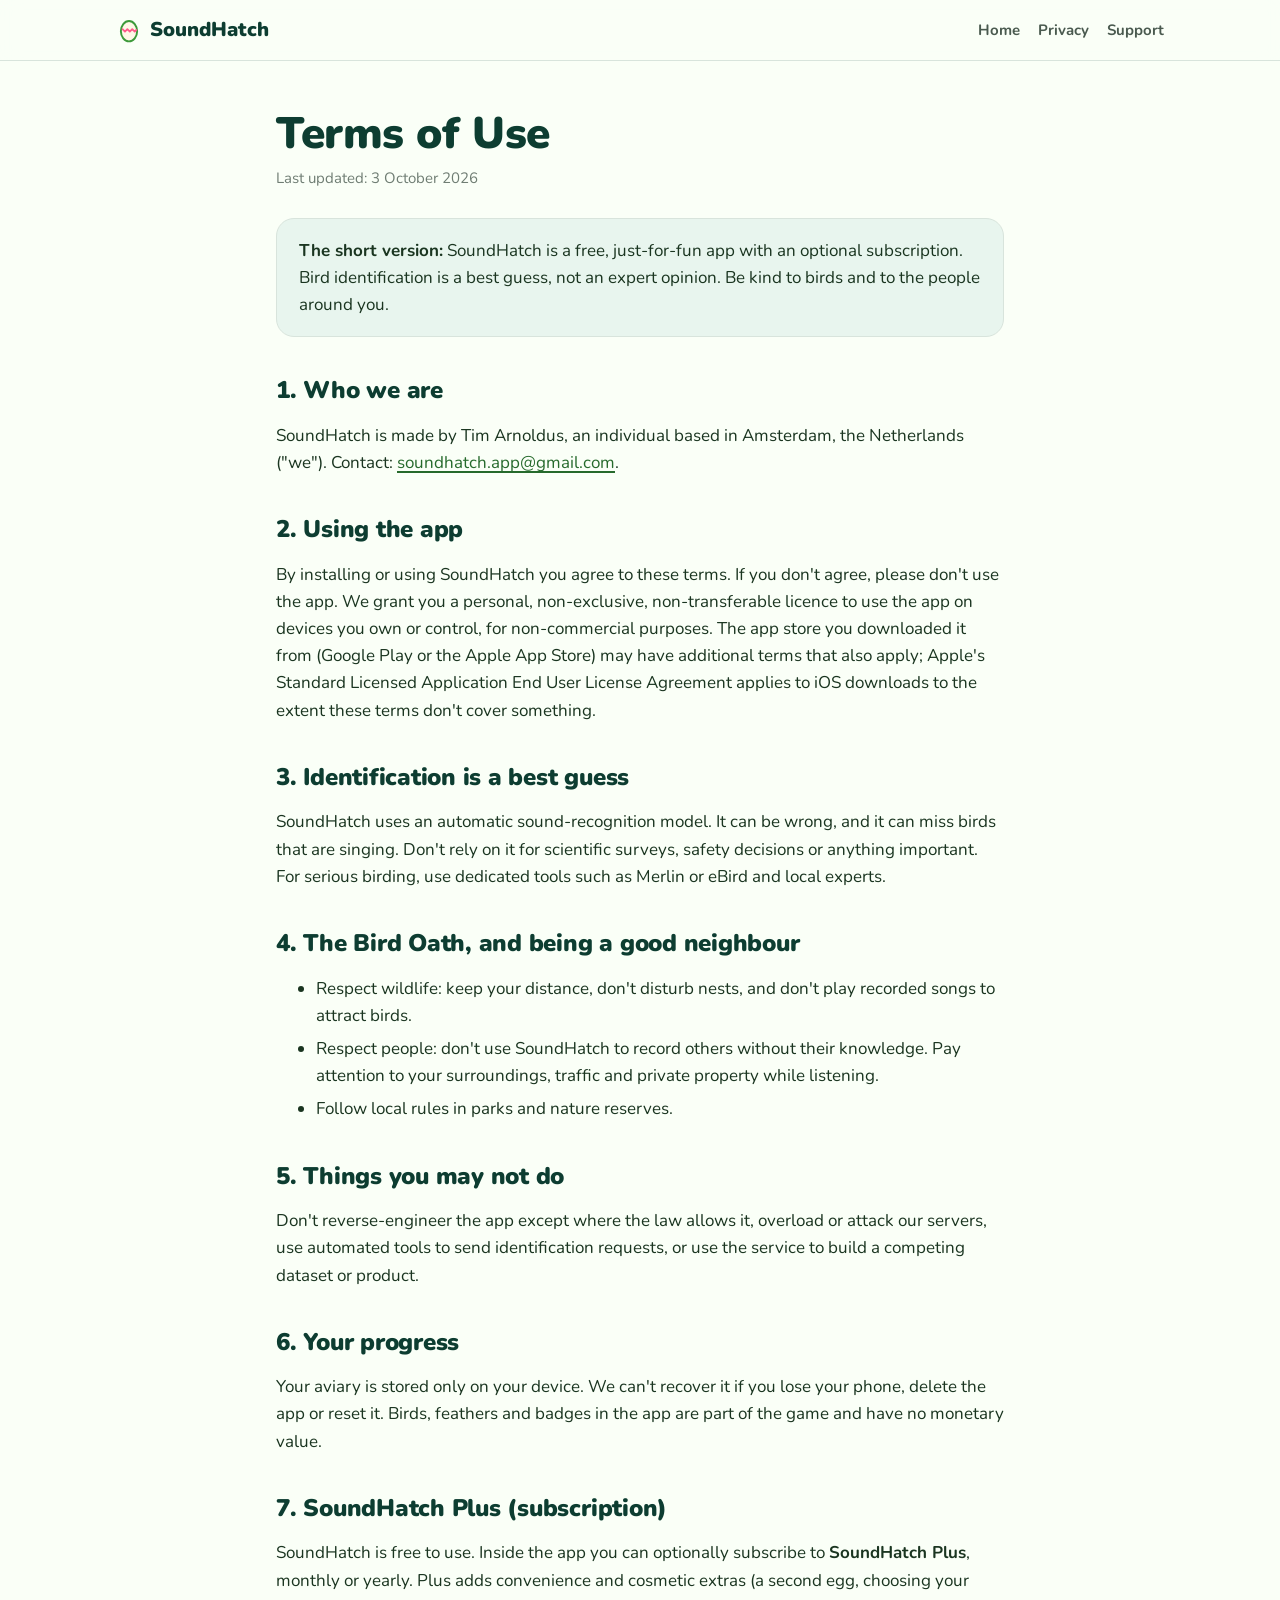
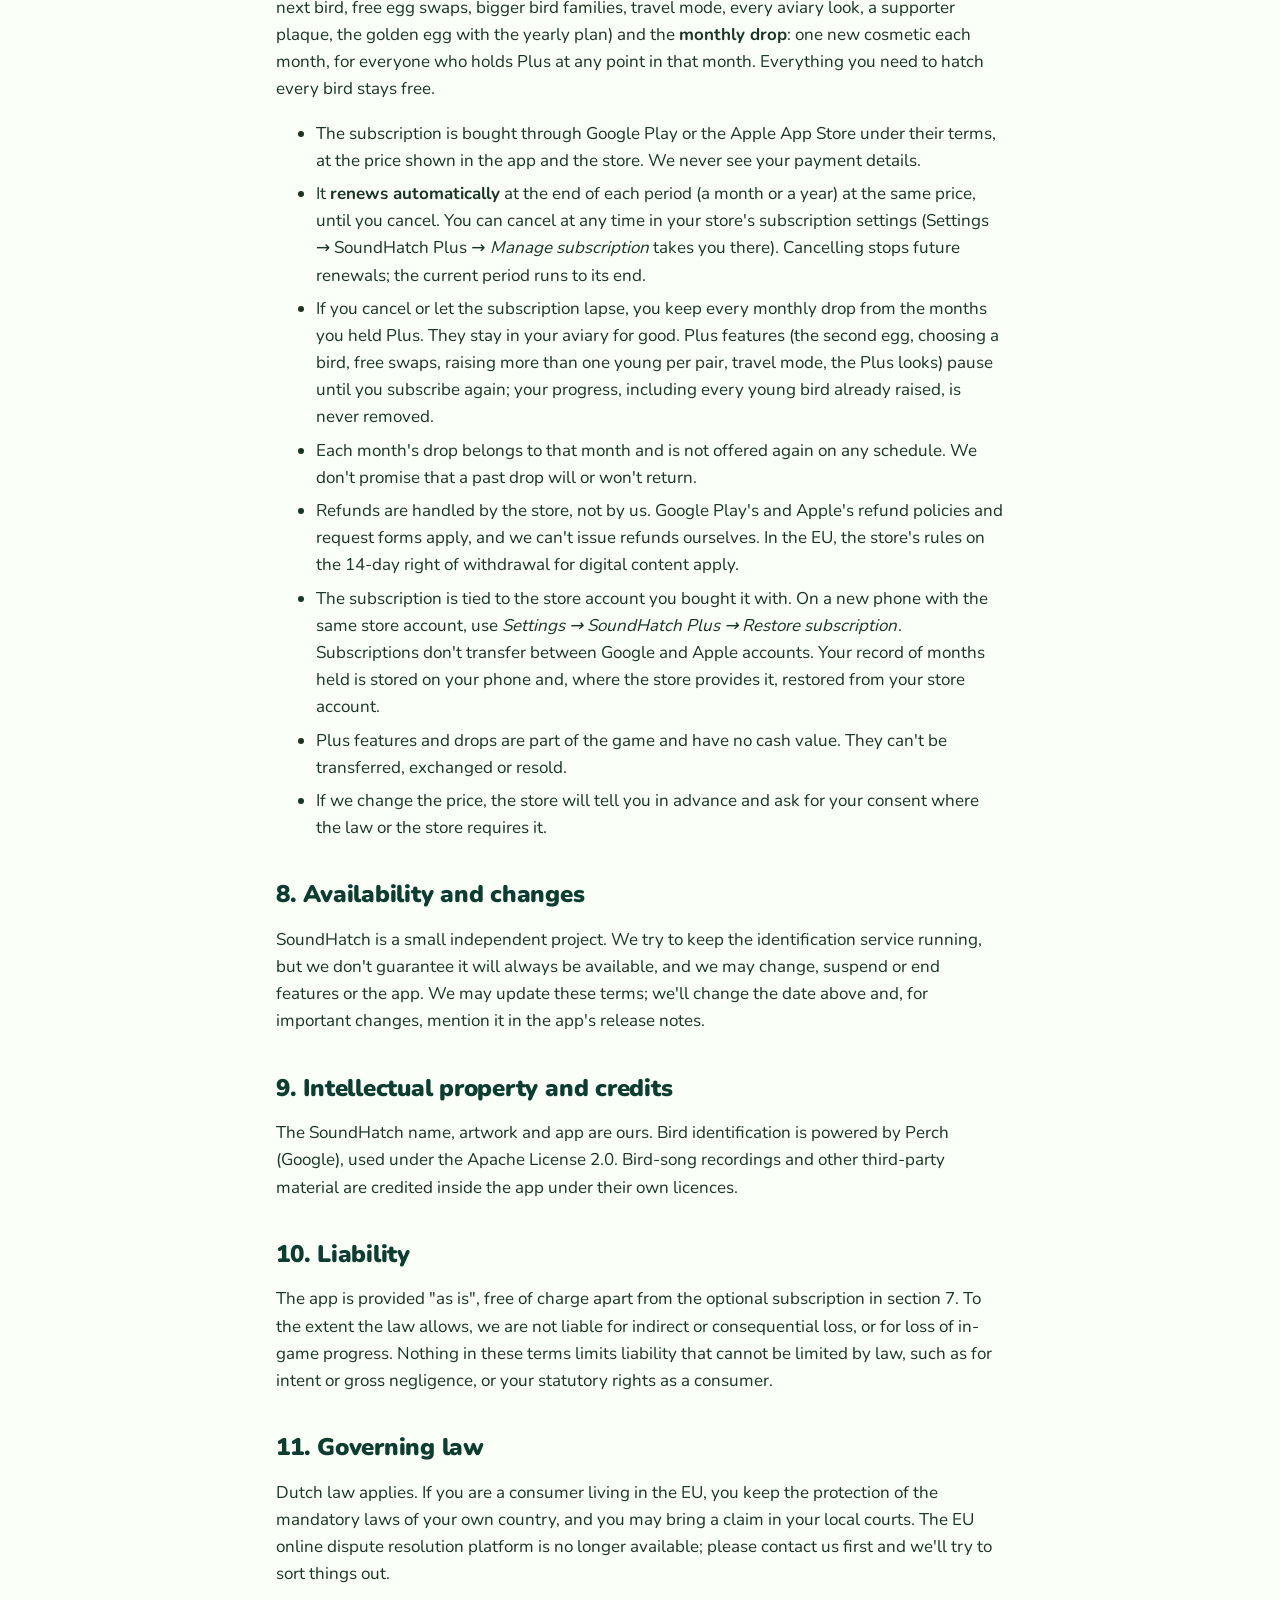
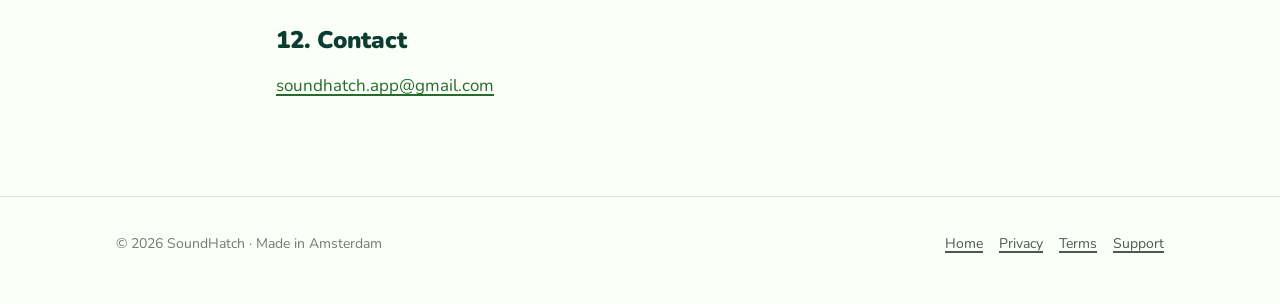
<file: terms.html>
<!doctype html>
<html lang="en">
<head>
<meta charset="utf-8">
<meta name="viewport" content="width=device-width, initial-scale=1">
<title>SoundHatch Terms of Use</title>
<meta name="description" content="The terms for using the SoundHatch app.">
<meta name="theme-color" content="#1a5a2a">
<link rel="icon" href="assets/favicon.png">
<link rel="stylesheet" href="assets/site.css">
</head>
<body>
<header class="site-header">
  <div class="wrap">
    <a class="brand" href="./">
      <svg viewBox="0 0 32 32" aria-hidden="true"><ellipse cx="16" cy="17.5" rx="10" ry="12.5" fill="#fff7e6" stroke="#3d9a3a" stroke-width="2.4"/><path d="M8 15 l3 3 3-3 3 3 3-3 3 3 2-2" fill="none" stroke="#ff5a8a" stroke-width="2.2" stroke-linecap="round" stroke-linejoin="round"/></svg>
      SoundHatch
    </a>
    <nav class="nav"><a class="hide-sm" href="./">Home</a><a href="privacy.html">Privacy</a><a href="support.html">Support</a></nav>
  </div>
</header>

<!-- MAINTAINER NOTE: plain-language terms for a free app with one optional auto-renewing subscription (SoundHatch
     Plus, monthly or yearly; see docs/release.md), no accounts and no user content. Section 7 covers the
     subscription: the stores handle payment, renewal and refunds; the monthly drop is kept after cancelling; items
     have no cash value. Re-check EU consumer-law wording if prices or plans change. grep TIM-REPLACE before publishing. -->

<main class="doc">
  <h1>Terms of Use</h1>
  <p class="meta">Last updated: 3 October 2026</p>

  <div class="summary">
    <strong>The short version:</strong> SoundHatch is a free, just-for-fun app with an optional subscription. Bird identification is a best guess, not an expert opinion. Be kind to birds and to the people around you.
  </div>

  <h2>1. Who we are</h2>
  <p>SoundHatch is made by Tim Arnoldus, an individual based in Amsterdam, the Netherlands ("we"). Contact: <a href="mailto:soundhatch.app@gmail.com">soundhatch.app@gmail.com</a>.</p>

  <h2>2. Using the app</h2>
  <p>By installing or using SoundHatch you agree to these terms. If you don't agree, please don't use the app. We grant you a personal, non-exclusive, non-transferable licence to use the app on devices you own or control, for non-commercial purposes. The app store you downloaded it from (Google Play or the Apple App Store) may have additional terms that also apply; Apple's Standard Licensed Application End User License Agreement applies to iOS downloads to the extent these terms don't cover something.</p>

  <h2>3. Identification is a best guess</h2>
  <p>SoundHatch uses an automatic sound-recognition model. It can be wrong, and it can miss birds that are singing. Don't rely on it for scientific surveys, safety decisions or anything important. For serious birding, use dedicated tools such as Merlin or eBird and local experts.</p>

  <h2>4. The Bird Oath, and being a good neighbour</h2>
  <ul>
    <li>Respect wildlife: keep your distance, don't disturb nests, and don't play recorded songs to attract birds.</li>
    <li>Respect people: don't use SoundHatch to record others without their knowledge. Pay attention to your surroundings, traffic and private property while listening.</li>
    <li>Follow local rules in parks and nature reserves.</li>
  </ul>

  <h2>5. Things you may not do</h2>
  <p>Don't reverse-engineer the app except where the law allows it, overload or attack our servers, use automated tools to send identification requests, or use the service to build a competing dataset or product.</p>

  <h2>6. Your progress</h2>
  <p>Your aviary is stored only on your device. We can't recover it if you lose your phone, delete the app or reset it. Birds, feathers and badges in the app are part of the game and have no monetary value.</p>

  <h2>7. SoundHatch Plus (subscription)</h2>
  <p>SoundHatch is free to use. Inside the app you can optionally subscribe to <strong>SoundHatch Plus</strong>, monthly or yearly. Plus adds convenience and cosmetic extras (a second egg, choosing your next bird, free egg swaps, bigger bird families, travel mode, every aviary look, a supporter plaque, the golden egg with the yearly plan) and the <strong>monthly drop</strong>: one new cosmetic each month, for everyone who holds Plus at any point in that month. Everything you need to hatch every bird stays free.</p>
  <ul>
    <li>The subscription is bought through Google Play or the Apple App Store under their terms, at the price shown in the app and the store. We never see your payment details.</li>
    <li>It <strong>renews automatically</strong> at the end of each period (a month or a year) at the same price, until you cancel. You can cancel at any time in your store's subscription settings (Settings → SoundHatch Plus → <em>Manage subscription</em> takes you there). Cancelling stops future renewals; the current period runs to its end.</li>
    <li>If you cancel or let the subscription lapse, you keep every monthly drop from the months you held Plus. They stay in your aviary for good. Plus features (the second egg, choosing a bird, free swaps, raising more than one young per pair, travel mode, the Plus looks) pause until you subscribe again; your progress, including every young bird already raised, is never removed.</li>
    <li>Each month's drop belongs to that month and is not offered again on any schedule. We don't promise that a past drop will or won't return.</li>
    <li>Refunds are handled by the store, not by us. Google Play's and Apple's refund policies and request forms apply, and we can't issue refunds ourselves. In the EU, the store's rules on the 14-day right of withdrawal for digital content apply.</li>
    <li>The subscription is tied to the store account you bought it with. On a new phone with the same store account, use <em>Settings → SoundHatch Plus → Restore subscription</em>. Subscriptions don't transfer between Google and Apple accounts. Your record of months held is stored on your phone and, where the store provides it, restored from your store account.</li>
    <li>Plus features and drops are part of the game and have no cash value. They can't be transferred, exchanged or resold.</li>
    <li>If we change the price, the store will tell you in advance and ask for your consent where the law or the store requires it.</li>
  </ul>

  <h2>8. Availability and changes</h2>
  <p>SoundHatch is a small independent project. We try to keep the identification service running, but we don't guarantee it will always be available, and we may change, suspend or end features or the app. We may update these terms; we'll change the date above and, for important changes, mention it in the app's release notes.</p>

  <h2>9. Intellectual property and credits</h2>
  <p>The SoundHatch name, artwork and app are ours. Bird identification is powered by Perch (Google), used under the Apache License 2.0. Bird-song recordings and other third-party material are credited inside the app under their own licences.</p>

  <h2>10. Liability</h2>
  <p>The app is provided "as is", free of charge apart from the optional subscription in section 7. To the extent the law allows, we are not liable for indirect or consequential loss, or for loss of in-game progress. Nothing in these terms limits liability that cannot be limited by law, such as for intent or gross negligence, or your statutory rights as a consumer.</p>

  <h2>11. Governing law</h2>
  <p>Dutch law applies. If you are a consumer living in the EU, you keep the protection of the mandatory laws of your own country, and you may bring a claim in your local courts. The EU online dispute resolution platform is no longer available; please contact us first and we'll try to sort things out.</p>

  <h2>12. Contact</h2>
  <p><a href="mailto:soundhatch.app@gmail.com">soundhatch.app@gmail.com</a></p>
</main>

<footer class="site-footer">
  <div class="wrap">
    <div>© 2026 SoundHatch · Made in Amsterdam</div>
    <nav><a href="./">Home</a><a href="privacy.html">Privacy</a><a href="terms.html">Terms</a><a href="support.html">Support</a></nav>
  </div>
</footer>
</body>
</html>
</file>
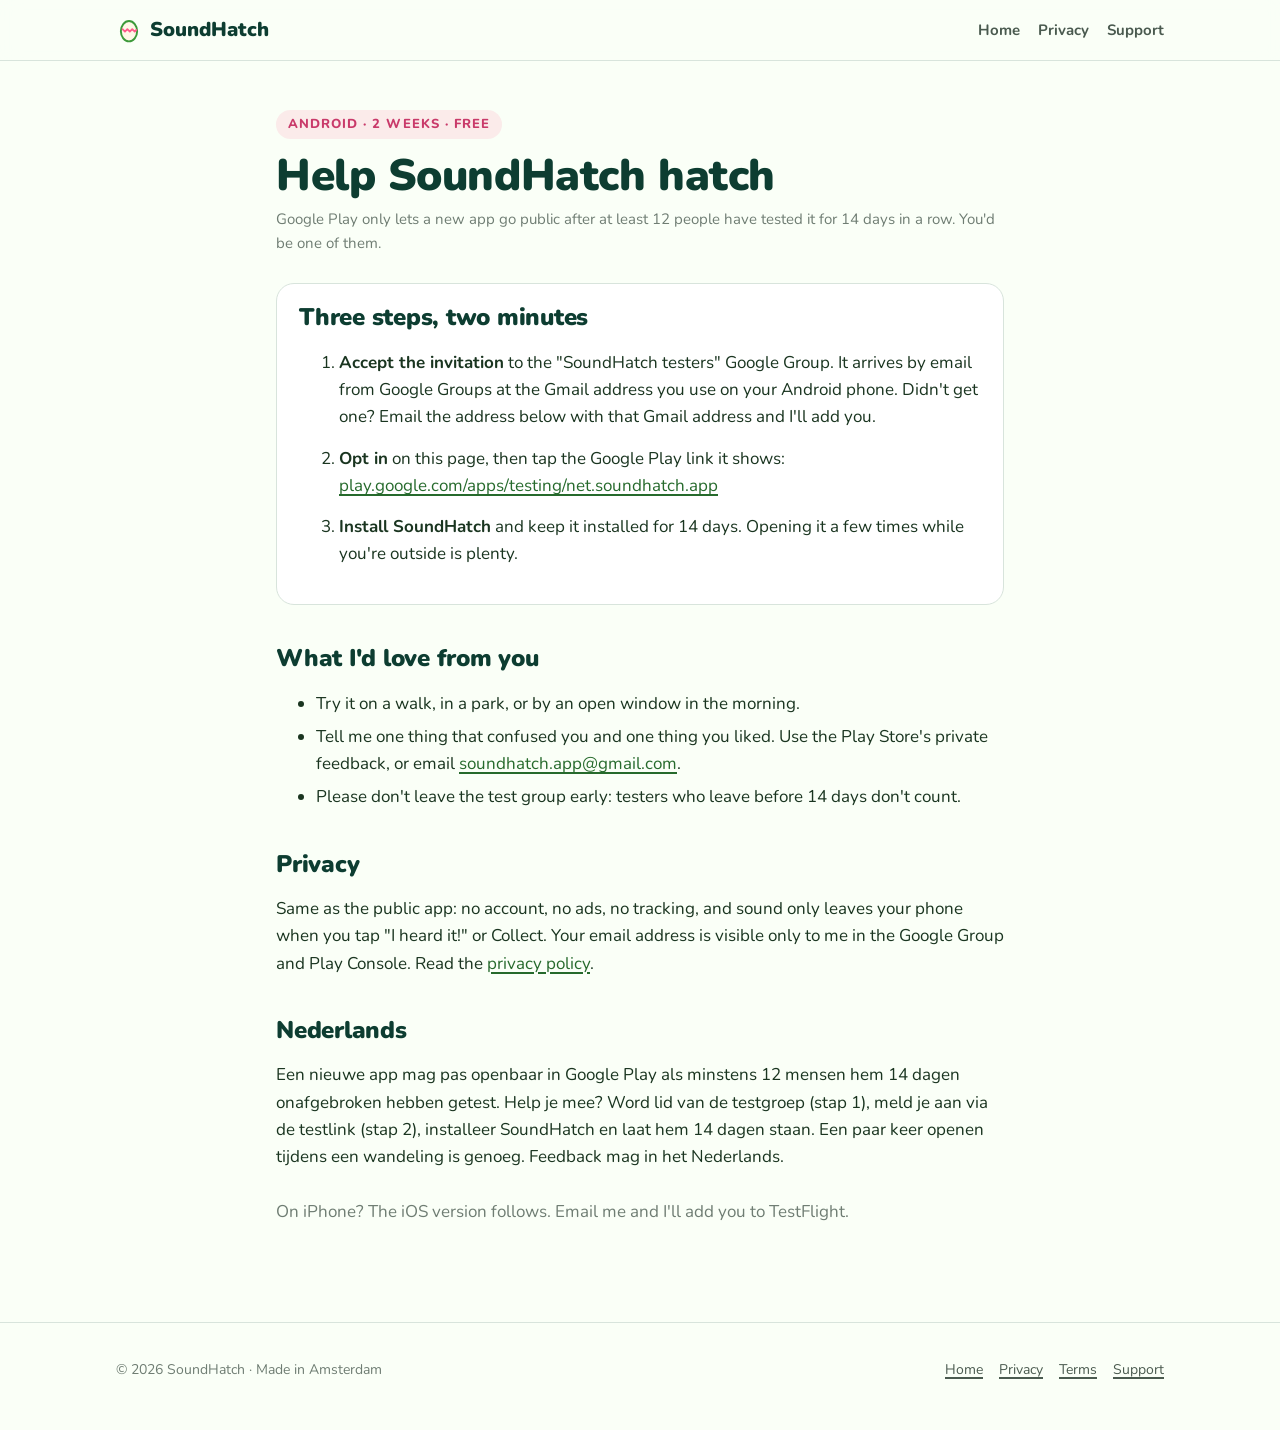
<file: testers.html>
<!doctype html>
<html lang="en">
<head>
<meta charset="utf-8">
<meta name="viewport" content="width=device-width, initial-scale=1">
<title>SoundHatch Test Group</title>
<meta name="description" content="Help test SoundHatch on Android before launch. Three steps, two minutes.">
<meta property="og:title" content="Help test SoundHatch on Android">
<meta property="og:description" content="Hatch real birds from the songs around you. Join the 2-week test.">
<meta property="og:image" content="assets/og.png">
<meta name="theme-color" content="#1a5a2a">
<link rel="icon" href="assets/favicon.png">
<link rel="stylesheet" href="assets/site.css">
</head>
<body>
<header class="site-header">
  <div class="wrap">
    <a class="brand" href="./">
      <svg viewBox="0 0 32 32" aria-hidden="true"><ellipse cx="16" cy="17.5" rx="10" ry="12.5" fill="#fff7e6" stroke="#3d9a3a" stroke-width="2.4"/><path d="M8 15 l3 3 3-3 3 3 3-3 3 3 2-2" fill="none" stroke="#ff5a8a" stroke-width="2.2" stroke-linecap="round" stroke-linejoin="round"/></svg>
      SoundHatch
    </a>
    <nav class="nav"><a class="hide-sm" href="./">Home</a><a href="privacy.html">Privacy</a><a href="support.html">Support</a></nav>
  </div>
</header>

<!-- MAINTAINER NOTE: two links to fill in (grep TIM-REPLACE):
     1. The Google Group join link (Play Console → Testing → Closed testing → Testers → "Google Groups").
     2. The opt-in URL Play shows on the same page, normally
        https://play.google.com/apps/testing/net.soundhatch.app -->

<main class="doc">
  <span class="eyebrow">Android · 2 weeks · free</span>
  <h1 style="margin-top:12px">Help SoundHatch hatch</h1>
  <p class="meta">Google Play only lets a new app go public after at least 12 people have tested it for 14 days in a row. You'd be one of them.</p>

  <div class="card">
    <h2 style="margin-top:0">Three steps, two minutes</h2>
    <ol>
      <li><strong>Accept the invitation</strong> to the "SoundHatch testers" Google Group. It arrives by email from Google Groups at the Gmail address you use on your Android phone. Didn't get one? Email the address below with that Gmail address and I'll add you.</li>
      <li style="margin-top:14px"><strong>Opt in</strong> on this page, then tap the Google Play link it shows:<br>
        <a href="https://play.google.com/apps/testing/net.soundhatch.app">play.google.com/apps/testing/net.soundhatch.app</a></li>
      <li style="margin-top:14px"><strong>Install SoundHatch</strong> and keep it installed for 14 days. Opening it a few times while you're outside is plenty.</li>
    </ol>
  </div>

  <h2>What I'd love from you</h2>
  <ul>
    <li>Try it on a walk, in a park, or by an open window in the morning.</li>
    <li>Tell me one thing that confused you and one thing you liked. Use the Play Store's private feedback, or email <a href="mailto:soundhatch.app@gmail.com">soundhatch.app@gmail.com</a>.</li>
    <li>Please don't leave the test group early: testers who leave before 14 days don't count.</li>
  </ul>

  <h2>Privacy</h2>
  <p>Same as the public app: no account, no ads, no tracking, and sound only leaves your phone when you tap "I heard it!" or Collect. Your email address is visible only to me in the Google Group and Play Console. Read the <a href="privacy.html">privacy policy</a>.</p>

  <h2>Nederlands</h2>
  <p>Een nieuwe app mag pas openbaar in Google Play als minstens 12 mensen hem 14 dagen onafgebroken hebben getest. Help je mee? Word lid van de testgroep (stap 1), meld je aan via de testlink (stap 2), installeer SoundHatch en laat hem 14 dagen staan. Een paar keer openen tijdens een wandeling is genoeg. Feedback mag in het Nederlands.</p>

  <p style="margin-top:28px;color:var(--ink-muted)">On iPhone? The iOS version follows. Email me and I'll add you to TestFlight.</p>
</main>

<footer class="site-footer">
  <div class="wrap">
    <div>© 2026 SoundHatch · Made in Amsterdam</div>
    <nav><a href="./">Home</a><a href="privacy.html">Privacy</a><a href="terms.html">Terms</a><a href="support.html">Support</a></nav>
  </div>
</footer>
</body>
</html>
</file>
<file: assets/site.css>
/* SoundHatch site: "Cloud Forest" palette, mirrors app/src/theme.ts */
/* Nunito (SIL OFL 1.1), self-hosted so no visitor IP goes to Google Fonts. */
@font-face { font-family: "Nunito"; font-weight: 400; font-display: swap; src: url("fonts/nunito-400.woff") format("woff"); }
@font-face { font-family: "Nunito"; font-weight: 500 700; font-display: swap; src: url("fonts/nunito-700.woff") format("woff"); }
@font-face { font-family: "Nunito"; font-weight: 800; font-display: swap; src: url("fonts/nunito-800.woff") format("woff"); }
@font-face { font-family: "Nunito"; font-weight: 900; font-display: swap; src: url("fonts/nunito-900.woff") format("woff"); }
:root {
  --sky-top: #cfeef6;
  --sky: #87d4e8;
  --mint: #d8f0e0;
  --leaf-light: #9fd9a0;
  --leaf: #3d9a3a;
  --leaf-fresh: #4ea848;
  --leaf-shadow: #266a2c;
  --emerald: #1a5a2a;
  --emerald-ink: #0d3d31;
  --hibiscus: #ff5a8a;
  --hibiscus-deep: #c93a6a;
  --gold: #fdd835;
  --gold-light: #ffe884;
  --bark: #5a3a20;
  --cream: #fafff7;
  --parchment: #e8f5ee;
  --white: #ffffff;
  --ink: #1a3520;
  --ink-soft: #4a5a4f;
  --ink-muted: #6f7d73;
  --border: #d8e4dc;
  --card: #ffffff;
  --bg: var(--cream);
  --shadow: 0 10px 30px rgba(13, 61, 49, 0.12);
  --radius: 22px;
  --maxw: 1080px;
}
@media (prefers-color-scheme: dark) {
  :root:not([data-theme="light"]) {
    --bg: #0f231a;
    --card: #16301f;
    --parchment: #1b3a27;
    --ink: #e6f4ea;
    --ink-soft: #b7cbbd;
    --ink-muted: #8ea596;
    --border: #2a4a35;
    --emerald-ink: #d6f2df;
    --shadow: 0 10px 30px rgba(0, 0, 0, 0.35);
  }
}
:root[data-theme="dark"] {
  --bg: #0f231a;
  --card: #16301f;
  --parchment: #1b3a27;
  --ink: #e6f4ea;
  --ink-soft: #b7cbbd;
  --ink-muted: #8ea596;
  --border: #2a4a35;
  --emerald-ink: #d6f2df;
  --shadow: 0 10px 30px rgba(0, 0, 0, 0.35);
}

* { box-sizing: border-box; }
html { -webkit-text-size-adjust: 100%; }
body {
  margin: 0;
  background: var(--bg);
  color: var(--ink);
  font-family: "Nunito", system-ui, -apple-system, "Segoe UI", Roboto, sans-serif;
  font-size: 17px;
  line-height: 1.6;
  overflow-x: hidden;
}
img { max-width: 100%; display: block; }
a { color: var(--leaf-shadow); text-decoration-thickness: 2px; text-underline-offset: 3px; }
@media (prefers-color-scheme: dark) { :root:not([data-theme="light"]) a { color: var(--leaf-light); } }
:root[data-theme="dark"] a { color: var(--leaf-light); }
h1, h2, h3 { line-height: 1.15; color: var(--emerald-ink); font-weight: 900; letter-spacing: -0.01em; }
.wrap { max-width: var(--maxw); margin: 0 auto; padding: 0 16px; }

/* Header */
.site-header {
  position: sticky; top: 0; z-index: 10;
  background: color-mix(in srgb, var(--bg) 86%, transparent);
  backdrop-filter: blur(10px);
  border-bottom: 1px solid var(--border);
}
.site-header .wrap { display: flex; align-items: center; justify-content: space-between; height: 60px; gap: 12px; }
.brand { display: flex; align-items: center; gap: 8px; font-weight: 900; font-size: 20px; color: var(--emerald-ink); text-decoration: none; }
.brand svg { width: 26px; height: 26px; flex: none; }
.nav { display: flex; gap: 18px; font-weight: 700; font-size: 15px; }
.nav a { color: var(--ink-soft); text-decoration: none; }
.nav a:hover { color: var(--leaf); }
@media (max-width: 560px) { .nav .hide-sm { display: none; } .nav { gap: 14px; } }

/* Hero */
.hero {
  position: relative;
  background:
    radial-gradient(1200px 500px at 80% -10%, rgba(255, 232, 132, 0.55), transparent 60%),
    linear-gradient(180deg, var(--sky-top) 0%, var(--mint) 55%, var(--bg) 100%);
  overflow: hidden;
}
@media (prefers-color-scheme: dark) {
  :root:not([data-theme="light"]) .hero { background: linear-gradient(180deg, #123626 0%, #0f231a 100%); }
}
:root[data-theme="dark"] .hero { background: linear-gradient(180deg, #123626 0%, #0f231a 100%); }
.hero .wrap { display: grid; grid-template-columns: 1.1fr 0.9fr; gap: 40px; align-items: center; padding-top: 56px; padding-bottom: 64px; }
.eyebrow { display: inline-block; font-weight: 800; font-size: 13px; letter-spacing: 0.08em; text-transform: uppercase; color: var(--hibiscus-deep); background: rgba(255, 90, 138, 0.12); padding: 4px 12px; border-radius: 99px; }
.hero h1 { font-size: clamp(38px, 6vw, 62px); margin: 16px 0 16px; }
.hero h1 em { font-style: normal; color: var(--leaf); }
.lede { font-size: clamp(18px, 2.2vw, 21px); color: var(--ink-soft); max-width: 34em; margin: 0 0 28px; }
.badges { display: flex; flex-wrap: wrap; gap: 12px; align-items: center; }
.badge {
  display: inline-flex; align-items: center; gap: 10px;
  background: #111; color: #fff; text-decoration: none;
  border-radius: 12px; padding: 9px 18px 9px 14px; min-width: 170px;
  font-size: 12px; line-height: 1.2; border: 1px solid #333;
}
.badge b { display: block; font-size: 18px; font-weight: 800; }
.badge svg { width: 24px; height: 24px; flex: none; fill: #fff; }
.badge[aria-disabled="true"] { opacity: 0.85; cursor: default; }
.soon { font-size: 14px; color: var(--ink-muted); margin-top: 12px; }

.phone {
  position: relative; justify-self: center;
  width: min(300px, 78vw); aspect-ratio: 1290 / 2796;
  border-radius: 44px; padding: 10px; background: #0d1f16;
  box-shadow: 0 30px 60px rgba(13, 61, 49, 0.35), inset 0 0 0 2px #2c4a38;
}
.phone .screen { width: 100%; height: 100%; object-fit: cover; border-radius: 35px; }
.phone::after { content: ""; position: absolute; top: 20px; left: 50%; transform: translateX(-50%); width: 84px; height: 24px; border-radius: 20px; background: #0d1f16; }
.float-bird {
  position: absolute; width: 104px; height: 104px; border-radius: 50%;
  background: var(--card); box-shadow: var(--shadow); padding: 6px;
  animation: bob 5s ease-in-out infinite;
}
.float-bird.a { left: -46px; top: 22%; }
.float-bird.b { right: -40px; top: 56%; animation-delay: -2.5s; }
@keyframes bob { 0%, 100% { transform: translateY(0); } 50% { transform: translateY(-10px); } }
@media (prefers-reduced-motion: reduce) { .float-bird { animation: none; } }
@media (max-width: 820px) {
  .hero .wrap { grid-template-columns: 1fr; padding-top: 36px; text-align: left; }
  .float-bird { width: 80px; height: 80px; }
  .float-bird.a { left: -24px; } .float-bird.b { right: -20px; }
}

/* Sections */
section { padding: 72px 0; }
.section-title { font-size: clamp(28px, 4vw, 40px); margin: 0 0 10px; }
.section-sub { color: var(--ink-soft); margin: 0 0 36px; max-width: 40em; }
.alt { background: var(--parchment); }

.steps { display: grid; grid-template-columns: repeat(3, 1fr); gap: 20px; }
.step { background: var(--card); border-radius: var(--radius); padding: 26px; box-shadow: var(--shadow); border: 1px solid var(--border); }
.step .num { width: 40px; height: 40px; border-radius: 50%; display: grid; place-items: center; font-weight: 900; color: #fff; background: var(--leaf); margin-bottom: 14px; }
.step:nth-child(2) .num { background: var(--hibiscus); }
.step:nth-child(3) .num { background: #d4a700; }
.step h3 { margin: 0 0 6px; font-size: 21px; }
.step p { margin: 0; color: var(--ink-soft); }
@media (max-width: 820px) { .steps { grid-template-columns: 1fr; } }

.roster-group h3 { font-size: 16px; text-transform: uppercase; letter-spacing: 0.08em; color: var(--ink-muted); margin: 26px 0 12px; }
.roster { display: grid; grid-template-columns: repeat(auto-fill, minmax(118px, 1fr)); gap: 14px; }
.bird { background: var(--card); border-radius: 18px; border: 1px solid var(--border); padding: 8px 8px 12px; text-align: center; font-size: 14px; font-weight: 700; color: var(--ink-soft); }
.bird img { width: 100%; aspect-ratio: 1; object-fit: contain; }

.aviaries { display: grid; grid-template-columns: repeat(3, 1fr); gap: 20px; }
.aviaries figure { margin: 0; }
.aviaries img { border-radius: var(--radius); aspect-ratio: 9 / 14; object-fit: cover; object-position: center 30%; box-shadow: var(--shadow); width: 100%; }
.aviaries figcaption { font-weight: 800; margin-top: 10px; color: var(--emerald-ink); }
.aviaries figcaption span { display: block; font-weight: 600; font-size: 14px; color: var(--ink-muted); }
@media (max-width: 820px) { .aviaries { grid-template-columns: 1fr 1fr; } .aviaries figure:last-child { display: none; } }

.pillars { display: grid; grid-template-columns: repeat(2, 1fr); gap: 16px; }
.pillar { display: flex; gap: 14px; align-items: flex-start; background: var(--card); border: 1px solid var(--border); border-radius: 18px; padding: 18px 20px; }
.pillar svg { width: 28px; height: 28px; flex: none; color: var(--leaf); }
.pillar h3 { margin: 0 0 4px; font-size: 18px; }
.pillar p { margin: 0; color: var(--ink-soft); font-size: 16px; }
@media (max-width: 720px) { .pillars { grid-template-columns: 1fr; } }

.oath { text-align: center; background: linear-gradient(180deg, var(--emerald) 0%, #0d3d31 100%); color: #eaf7ee; }
.oath h2 { color: #fff; }
.oath blockquote { margin: 26px auto 0; max-width: 30em; font-size: clamp(20px, 3vw, 27px); font-weight: 800; line-height: 1.45; }
.oath blockquote p { margin: 0 0 12px; }
.oath .small { color: #b9dcc4; font-size: 15px; margin-top: 18px; }

.cta { text-align: center; }

/* Footer */
.site-footer { border-top: 1px solid var(--border); padding: 36px 0 48px; font-size: 14px; color: var(--ink-muted); }
.site-footer .wrap { display: flex; flex-wrap: wrap; justify-content: space-between; gap: 16px; }
.site-footer nav { display: flex; gap: 16px; flex-wrap: wrap; }
.site-footer a { color: var(--ink-soft); }

/* Legal / doc pages */
.doc { max-width: 760px; margin: 0 auto; padding: 48px 16px 80px; }
.doc h1 { font-size: clamp(32px, 5vw, 44px); margin: 0 0 6px; }
.doc .meta { color: var(--ink-muted); margin: 0 0 28px; font-size: 15px; }
.doc h2 { font-size: 24px; margin: 40px 0 10px; }
.doc h3 { font-size: 19px; margin: 24px 0 6px; }
.doc li { margin-bottom: 6px; }
.doc table { width: 100%; border-collapse: collapse; margin: 12px 0 20px; font-size: 15px; display: block; overflow-x: auto; }
.doc th, .doc td { text-align: left; vertical-align: top; padding: 10px 12px; border-bottom: 1px solid var(--border); }
.doc th { background: var(--parchment); font-weight: 800; }
.summary { background: var(--parchment); border: 1px solid var(--border); border-radius: 18px; padding: 18px 22px; }
.summary ul { margin: 6px 0 0; padding-left: 20px; }
.card { background: var(--card); border: 1px solid var(--border); border-radius: 18px; padding: 20px 22px; margin: 16px 0; }
details { background: var(--card); border: 1px solid var(--border); border-radius: 14px; padding: 12px 18px; margin: 10px 0; }
details summary { font-weight: 800; cursor: pointer; color: var(--emerald-ink); }
details p { margin: 10px 0 4px; color: var(--ink-soft); }
.btn { display: inline-block; background: var(--hibiscus); color: #fff !important; font-weight: 800; padding: 12px 22px; border-radius: 99px; text-decoration: none; box-shadow: 0 6px 16px rgba(201, 58, 106, 0.3); }
.btn.green { background: var(--leaf); box-shadow: 0 6px 16px rgba(38, 106, 44, 0.3); }

/* Placeholders Tim must replace before publishing. grep: TIM-REPLACE */
.doc a, .tim { overflow-wrap: anywhere; }
.tim { background: #fff3a8; color: #5a4300; outline: 2px dashed #d4a700; border-radius: 4px; padding: 0 4px; font-weight: 700; }
</file>
